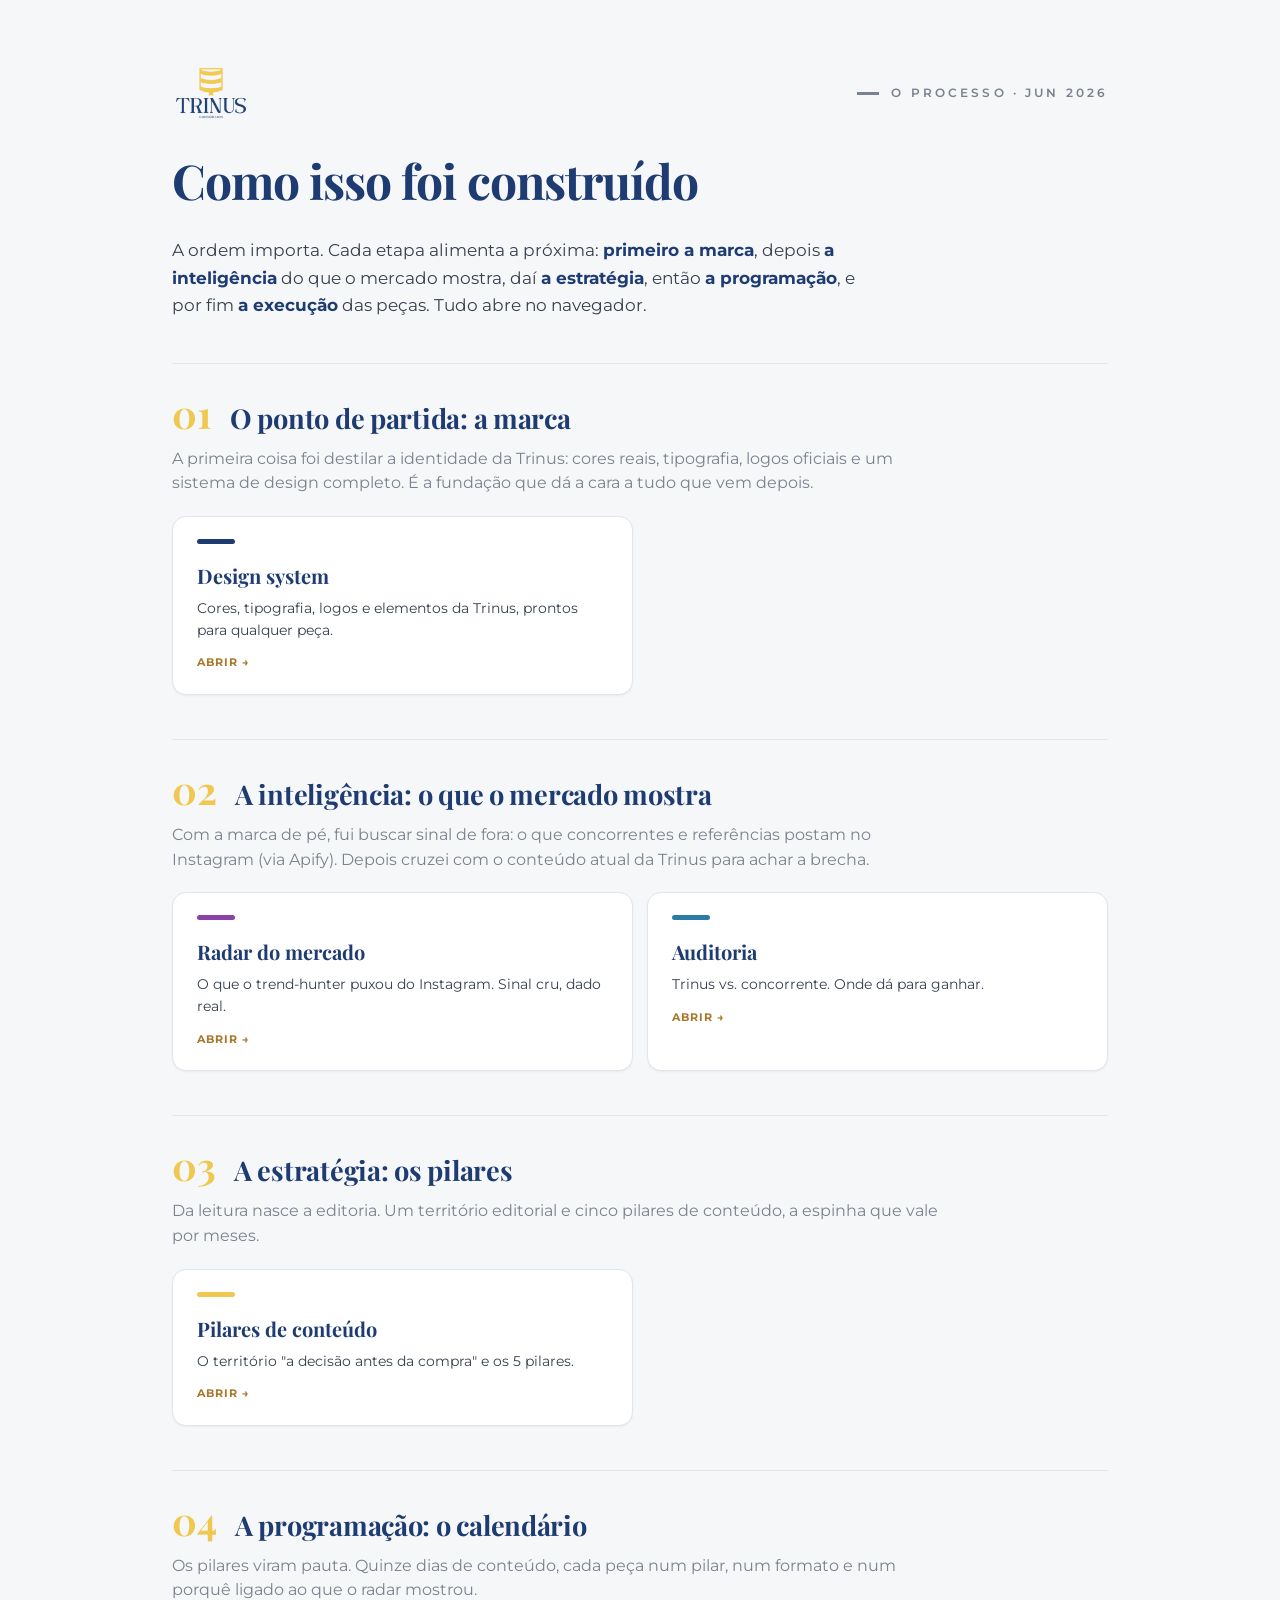
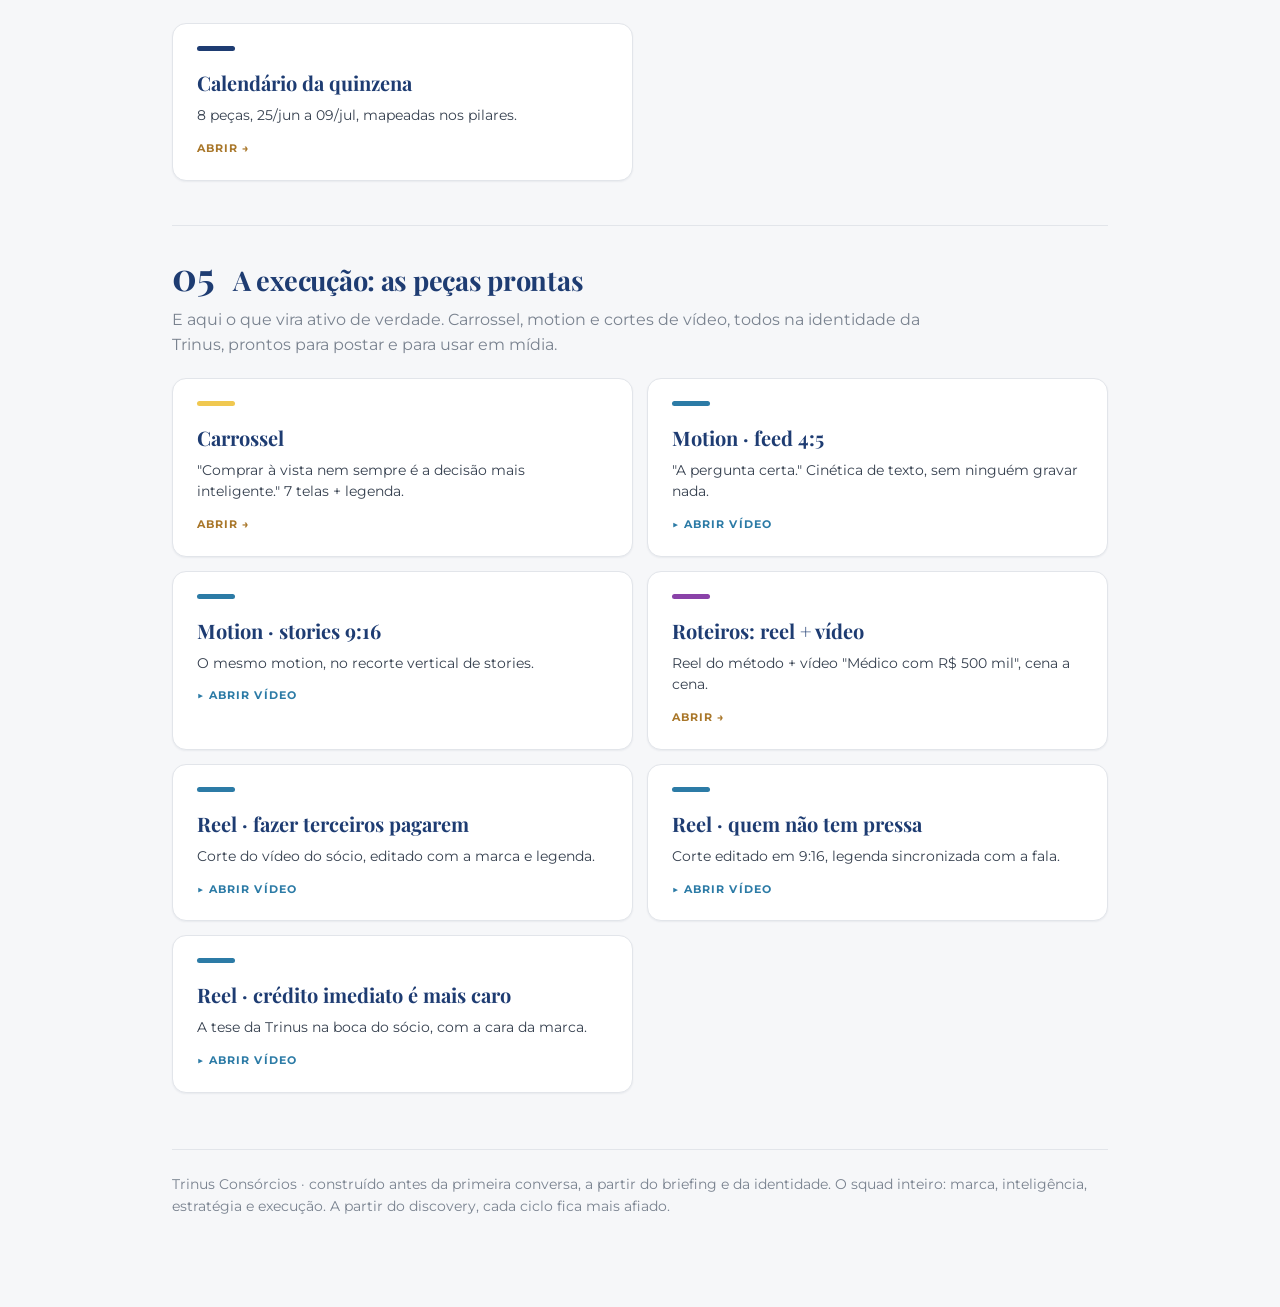
<file: marca/output/index.html>
<!doctype html>
<html lang="pt-BR">
<head>
<meta charset="utf-8">
<meta name="viewport" content="width=device-width, initial-scale=1">
<title>Trinus — O processo</title>
<link rel="stylesheet" href="../design-system/styles.css">
<style>
  body { background: var(--paper); }
  .wrap { max-width: 1000px; margin: 0 auto; padding: 64px 32px 90px; }
  .top { display:flex; align-items:center; justify-content:space-between; gap:24px; margin-bottom: 8px; }
  .top img { height: 58px; }
  h1 { font-family: var(--font-display); font-weight:700; font-size: clamp(2.2rem,4vw,3rem); color: var(--trinus-navy); letter-spacing:-.02em; margin: 20px 0 8px; }
  .intro { font-family: var(--font-body); color: var(--graphite); font-size: 1.08rem; line-height:1.6; max-width: 64ch; margin-bottom: 8px; }
  .intro b { color: var(--trinus-navy); }

  .act { border-top: 1px solid var(--line); padding-top: 30px; margin-top: 44px; }
  .act-head { display:flex; align-items:baseline; gap:18px; margin-bottom: 6px; }
  .act-num { font-family: var(--font-display); font-weight:700; font-size: 2.4rem; line-height:1; color: var(--trinus-gold); }
  .act-num.navy { color: var(--trinus-navy); }
  .act-t { font-family: var(--font-display); font-weight:700; font-size: 1.7rem; color: var(--trinus-navy); letter-spacing:-.01em; }
  .act-sub { font-family: var(--font-body); font-size: 1rem; color: var(--gray); margin: 0 0 20px; max-width: 70ch; line-height:1.55; }

  .grid { display:grid; grid-template-columns: 1fr 1fr; gap: 14px; }
  @media (max-width:760px){ .grid { grid-template-columns: 1fr; } }
  a.card { text-decoration:none; background: var(--white); border:1px solid var(--line); border-radius: var(--r-lg); padding: 22px 24px; display:flex; flex-direction:column; gap:6px; box-shadow: var(--shadow-sm); transition: transform .15s ease, box-shadow .2s ease; }
  a.card:hover { transform: translateY(-2px); box-shadow: var(--shadow-md); }
  a.card .bar { width:38px; height:5px; border-radius:999px; margin-bottom:10px; }
  a.card h3 { font-family: var(--font-display); font-weight:700; font-size: 1.25rem; color: var(--trinus-navy); margin:0; }
  a.card p { font-family: var(--font-body); font-size:.9rem; line-height:1.5; color: var(--graphite); margin:0; }
  a.card .tag { font-family: var(--font-body); font-weight:700; font-size:.66rem; letter-spacing:.1em; text-transform:uppercase; color:#A9772A; margin-top:8px; }
  a.card.vid .tag { color: var(--trinus-azure); }
  .foot { margin-top: 56px; padding-top: 24px; border-top: 1px solid var(--line); font-family: var(--font-body); font-size: .85rem; color: var(--gray); line-height:1.6; }
</style>
</head>
<body>
<div class="wrap">
  <div class="top">
    <img src="../design-system/assets/logos/trinus-lockup-color.png" alt="Trinus Consórcios">
    <span class="trn-eyebrow trn-eyebrow--muted">O processo · jun 2026</span>
  </div>
  <h1>Como isso foi construído</h1>
  <p class="intro">A ordem importa. Cada etapa alimenta a próxima: <b>primeiro a marca</b>, depois <b>a inteligência</b> do que o mercado mostra, daí <b>a estratégia</b>, então <b>a programação</b>, e por fim <b>a execução</b> das peças. Tudo abre no navegador.</p>

  <!-- 01 -->
  <div class="act">
    <div class="act-head"><span class="act-num">01</span><span class="act-t">O ponto de partida: a marca</span></div>
    <p class="act-sub">A primeira coisa foi destilar a identidade da Trinus: cores reais, tipografia, logos oficiais e um sistema de design completo. É a fundação que dá a cara a tudo que vem depois.</p>
    <div class="grid">
      <a class="card" href="../index.html"><div class="bar" style="background:var(--trinus-navy)"></div><h3>Design system</h3><p>Cores, tipografia, logos e elementos da Trinus, prontos para qualquer peça.</p><span class="tag">Abrir →</span></a>
    </div>
  </div>

  <!-- 02 -->
  <div class="act">
    <div class="act-head"><span class="act-num">02</span><span class="act-t">A inteligência: o que o mercado mostra</span></div>
    <p class="act-sub">Com a marca de pé, fui buscar sinal de fora: o que concorrentes e referências postam no Instagram (via Apify). Depois cruzei com o conteúdo atual da Trinus para achar a brecha.</p>
    <div class="grid">
      <a class="card" href="radar/radar-2026-06.md"><div class="bar" style="background:var(--trinus-purple)"></div><h3>Radar do mercado</h3><p>O que o trend-hunter puxou do Instagram. Sinal cru, dado real.</p><span class="tag">Abrir →</span></a>
      <a class="card" href="auditoria.html"><div class="bar" style="background:var(--trinus-azure)"></div><h3>Auditoria</h3><p>Trinus vs. concorrente. Onde dá para ganhar.</p><span class="tag">Abrir →</span></a>
    </div>
  </div>

  <!-- 03 -->
  <div class="act">
    <div class="act-head"><span class="act-num">03</span><span class="act-t">A estratégia: os pilares</span></div>
    <p class="act-sub">Da leitura nasce a editoria. Um território editorial e cinco pilares de conteúdo, a espinha que vale por meses.</p>
    <div class="grid">
      <a class="card" href="pilares.html"><div class="bar" style="background:var(--trinus-gold)"></div><h3>Pilares de conteúdo</h3><p>O território "a decisão antes da compra" e os 5 pilares.</p><span class="tag">Abrir →</span></a>
    </div>
  </div>

  <!-- 04 -->
  <div class="act">
    <div class="act-head"><span class="act-num">04</span><span class="act-t">A programação: o calendário</span></div>
    <p class="act-sub">Os pilares viram pauta. Quinze dias de conteúdo, cada peça num pilar, num formato e num porquê ligado ao que o radar mostrou.</p>
    <div class="grid">
      <a class="card" href="calendario.html"><div class="bar" style="background:var(--trinus-navy)"></div><h3>Calendário da quinzena</h3><p>8 peças, 25/jun a 09/jul, mapeadas nos pilares.</p><span class="tag">Abrir →</span></a>
    </div>
  </div>

  <!-- 05 -->
  <div class="act">
    <div class="act-head"><span class="act-num navy">05</span><span class="act-t">A execução: as peças prontas</span></div>
    <p class="act-sub">E aqui o que vira ativo de verdade. Carrossel, motion e cortes de vídeo, todos na identidade da Trinus, prontos para postar e para usar em mídia.</p>
    <div class="grid">
      <a class="card" href="peca-carrossel.html"><div class="bar" style="background:var(--trinus-gold)"></div><h3>Carrossel</h3><p>"Comprar à vista nem sempre é a decisão mais inteligente." 7 telas + legenda.</p><span class="tag">Abrir →</span></a>
      <a class="card vid" href="motion/trinus-pergunta-feed-4x5.mp4"><div class="bar" style="background:var(--trinus-azure)"></div><h3>Motion · feed 4:5</h3><p>"A pergunta certa." Cinética de texto, sem ninguém gravar nada.</p><span class="tag">▶ Abrir vídeo</span></a>
      <a class="card vid" href="motion/trinus-pergunta-stories-9x16.mp4"><div class="bar" style="background:var(--trinus-azure)"></div><h3>Motion · stories 9:16</h3><p>O mesmo motion, no recorte vertical de stories.</p><span class="tag">▶ Abrir vídeo</span></a>
      <a class="card" href="roteiros.html"><div class="bar" style="background:var(--trinus-purple)"></div><h3>Roteiros: reel + vídeo</h3><p>Reel do método + vídeo "Médico com R$ 500 mil", cena a cena.</p><span class="tag">Abrir →</span></a>
      <a class="card vid" href="cortes/reel-corte1-alavancagem.mp4"><div class="bar" style="background:var(--trinus-azure)"></div><h3>Reel · fazer terceiros pagarem</h3><p>Corte do vídeo do sócio, editado com a marca e legenda.</p><span class="tag">▶ Abrir vídeo</span></a>
      <a class="card vid" href="cortes/reel-corte2-quem-nao-tem-pressa.mp4"><div class="bar" style="background:var(--trinus-azure)"></div><h3>Reel · quem não tem pressa</h3><p>Corte editado em 9:16, legenda sincronizada com a fala.</p><span class="tag">▶ Abrir vídeo</span></a>
      <a class="card vid" href="cortes/reel-corte3-credito-imediato.mp4"><div class="bar" style="background:var(--trinus-azure)"></div><h3>Reel · crédito imediato é mais caro</h3><p>A tese da Trinus na boca do sócio, com a cara da marca.</p><span class="tag">▶ Abrir vídeo</span></a>
    </div>
  </div>

  <div class="foot">Trinus Consórcios · construído antes da primeira conversa, a partir do briefing e da identidade. O squad inteiro: marca, inteligência, estratégia e execução. A partir do discovery, cada ciclo fica mais afiado.</div>
</div>
</body>
</html>
</file>
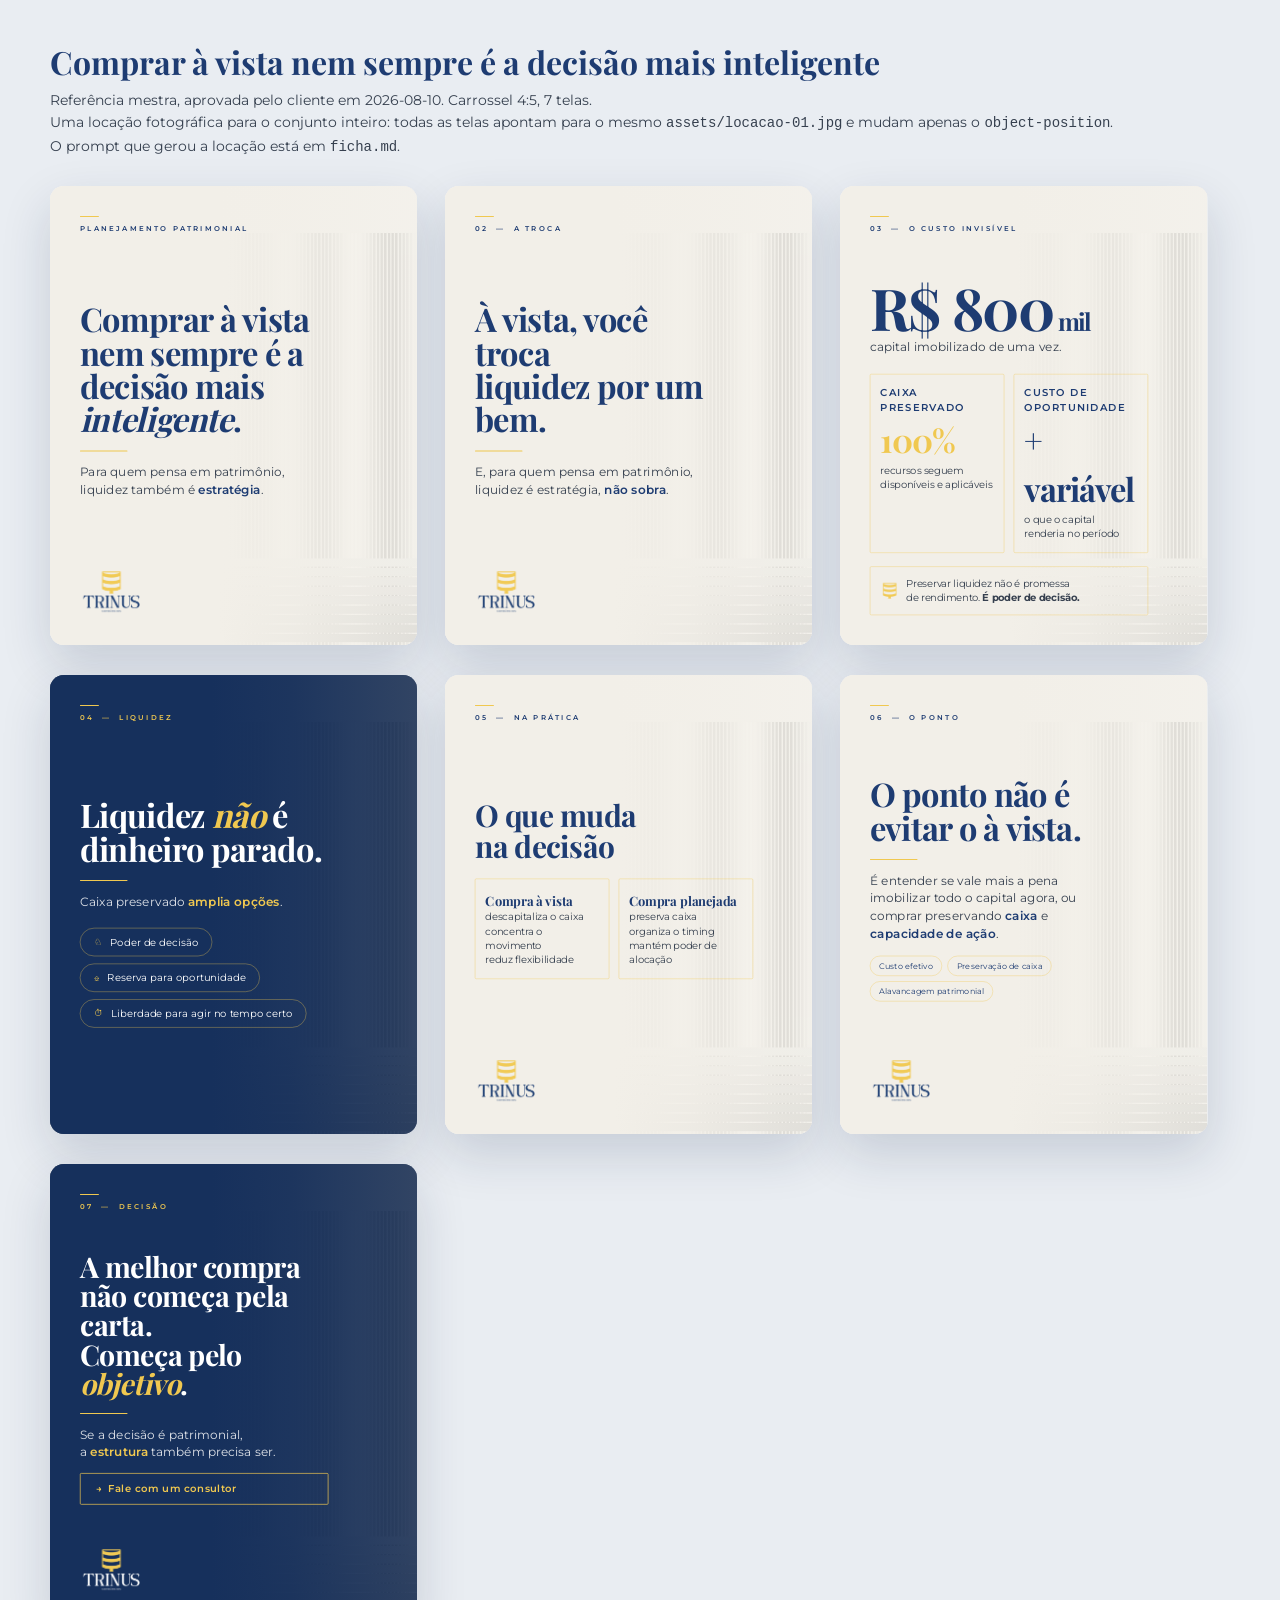
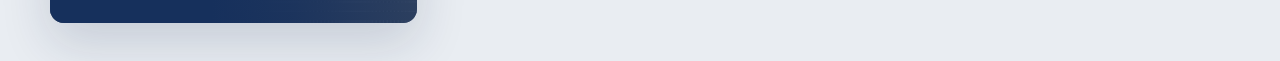
<file: marca/referencias/2026-08-10-comprar-a-vista/index.html>
<!doctype html>
<html lang="pt-BR">
<head>
<meta charset="utf-8">
<title>Trinus | Comprar à vista nem sempre é a decisão mais inteligente</title>
<!-- Estrutura e valores vêm da base. Esta peça NÃO declara cor, fonte
     nem medida de grade. Ver marca/design-system/base-carrossel/base.css -->
<link rel="stylesheet" href="../../design-system/base-carrossel/base.css">
<style>
  /* Ajuste local permitido: apenas o caminho dos assets desta peça.
     A base espera as fontes em assets/ ao lado do HTML. */
  body { margin: 0; background: #e9edf2; padding: 40px; font-family: Montserrat, Arial, sans-serif; }
  .cabecalho { max-width: 1180px; margin: 0 auto 28px; color: #36404F; }
  .cabecalho h1 { font-family: "Playfair Display", Georgia, serif; color: #1E3C72; margin: 0 0 6px; }
  .cabecalho p { margin: 0; font-size: 14px; line-height: 1.6; }
  .deck { max-width: 1180px; margin: 0 auto; }
</style>
</head>
<body>

<div class="cabecalho nao-imprime">
  <h1>Comprar à vista nem sempre é a decisão mais inteligente</h1>
  <p>Referência mestra, aprovada pelo cliente em 2026-08-10. Carrossel 4:5, 7 telas.<br>
     Uma locação fotográfica para o conjunto inteiro: todas as telas apontam para o mesmo
     <code>assets/locacao-01.jpg</code> e mudam apenas o <code>object-position</code>.<br>
     O prompt que gerou a locação está em <code>ficha.md</code>.</p>
</div>

<section class="deck">

  <!-- 01 | CAPA -->
  <div class="moldura"><article class="slide slide-claro">
    <img class="photo" src="assets/locacao-01.jpg" style="object-position: 78% 50%" alt="">
    <div class="scrim"></div>
    <div class="col" style="width:92%">
      <hr class="filete">
      <div class="eyebrow">Planejamento patrimonial</div>
      <h2 class="display">Comprar à vista<br>nem sempre é a<br>decisão mais <em>inteligente</em>.</h2>
      <hr class="regua">
      <p class="sub">Para quem pensa em patrimônio,<br>liquidez também é <strong>estratégia</strong>.</p>
      <img class="lockup" src="../../design-system/assets/logos/trinus-lockup-color.png" alt="Trinus Consórcios">
    </div>
  </article></div>

  <!-- 02 | A TROCA -->
  <div class="moldura"><article class="slide slide-claro">
    <img class="photo" src="assets/locacao-01.jpg" style="object-position: 96% 46%" alt="">
    <div class="scrim"></div>
    <div class="col">
      <hr class="filete">
      <div class="eyebrow">02 &nbsp;&mdash;&nbsp; A troca</div>
      <h2 class="display">À vista, você troca<br>liquidez por um bem.</h2>
      <hr class="regua">
      <p class="sub">E, para quem pensa em patrimônio,<br>liquidez é estratégia, <strong>não sobra</strong>.</p>
      <img class="lockup" src="../../design-system/assets/logos/trinus-lockup-color.png" alt="Trinus Consórcios">
    </div>
  </article></div>

  <!-- 03 | O CUSTO INVISÍVEL -->
  <div class="moldura"><article class="slide slide-claro">
    <img class="photo" src="assets/locacao-01.jpg" style="object-position: 70% 55%" alt="">
    <div class="scrim"></div>
    <div class="col" style="width:92%">
      <hr class="filete">
      <div class="eyebrow">03 &nbsp;&mdash;&nbsp; O custo invisível</div>
      <p class="ancora" style="white-space:nowrap">R$ 800<span style="font-size:.42em"> mil</span></p>
      <p class="sub" style="max-width:none;margin-top:8px">capital imobilizado de uma vez.</p>
      <div class="cards" style="margin-top:56px">
        <div class="card">
          <p class="card-label">Caixa preservado</p>
          <p class="ancora" style="font-size:96px;color:var(--trinus-gold)">100%</p>
          <p>recursos seguem<br>disponíveis e aplicáveis</p>
        </div>
        <div class="card">
          <p class="card-label">Custo de oportunidade</p>
          <p class="ancora" style="font-size:96px">+ variável</p>
          <p>o que o capital<br>renderia no período</p>
        </div>
      </div>
      <div class="nota" style="margin-top:40px">
        <img src="../../design-system/assets/logos/trinus-icone-dourado.png" alt="">
        <p style="margin:0">Preservar liquidez não é promessa<br>de rendimento. <strong>É poder de decisão.</strong></p>
      </div>
    </div>
  </article></div>

  <!-- 04 | LIQUIDEZ (virada) -->
  <div class="moldura"><article class="slide slide-navy">
    <img class="photo" src="assets/locacao-01.jpg" style="object-position: 100% 60%" alt="">
    <div class="scrim"></div>
    <div class="col">
      <hr class="filete">
      <div class="eyebrow">04 &nbsp;&mdash;&nbsp; Liquidez</div>
      <h2 class="display">Liquidez <em>não</em> é<br>dinheiro parado.</h2>
      <hr class="regua">
      <p class="sub">Caixa preservado <strong>amplia opções</strong>.</p>
      <div class="pills" style="margin-top:52px">
        <div class="pill"><span>&#9816;</span> Poder de decisão</div>
        <div class="pill"><span>&#9106;</span> Reserva para oportunidade</div>
        <div class="pill"><span>&#9201;</span> Liberdade para agir no tempo certo</div>
      </div>
      <div class="rodape-livre"></div>
    </div>
  </article></div>

  <!-- 05 | NA PRÁTICA -->
  <div class="moldura"><article class="slide slide-claro">
    <img class="photo" src="assets/locacao-01.jpg" style="object-position: 74% 52%" alt="">
    <div class="scrim"></div>
    <div class="col" style="width:92%">
      <hr class="filete">
      <div class="eyebrow">05 &nbsp;&mdash;&nbsp; Na prática</div>
      <h2 class="display" style="font-size:88px">O que muda<br>na decisão</h2>
      <div class="cards" style="margin-top:52px">
        <div class="card">
          <p class="card-label" style="font-family:'Playfair Display',Georgia,serif;font-size:38px;letter-spacing:-.01em;text-transform:none">Compra à vista</p>
          <p>descapitaliza o caixa<br>concentra o movimento<br>reduz flexibilidade</p>
        </div>
        <div class="card">
          <p class="card-label" style="font-family:'Playfair Display',Georgia,serif;font-size:38px;letter-spacing:-.01em;text-transform:none">Compra planejada</p>
          <p>preserva caixa<br>organiza o timing<br>mantém poder de alocação</p>
        </div>
      </div>
      <img class="lockup" src="../../design-system/assets/logos/trinus-lockup-color.png" alt="Trinus Consórcios">
    </div>
  </article></div>

  <!-- 06 | O PONTO -->
  <div class="moldura"><article class="slide slide-claro">
    <img class="photo" src="assets/locacao-01.jpg" style="object-position: 86% 48%" alt="">
    <div class="scrim"></div>
    <div class="col" style="width:88%">
      <hr class="filete">
      <div class="eyebrow">06 &nbsp;&mdash;&nbsp; O ponto</div>
      <h2 class="display">O ponto não é<br>evitar o à vista.</h2>
      <hr class="regua">
      <p class="sub" style="max-width:26ch">É entender se vale mais a pena imobilizar
        todo o capital agora, ou comprar preservando
        <strong>caixa</strong> e <strong>capacidade de ação</strong>.</p>
      <div class="chips" style="margin-top:40px">
        <span class="chip">Custo efetivo</span>
        <span class="chip">Preservação de caixa</span>
        <span class="chip">Alavancagem patrimonial</span>
      </div>
      <img class="lockup" src="../../design-system/assets/logos/trinus-lockup-color.png" alt="Trinus Consórcios">
    </div>
  </article></div>

  <!-- 07 | DECISÃO (virada e fecho) -->
  <div class="moldura"><article class="slide slide-navy">
    <img class="photo" src="assets/locacao-01.jpg" style="object-position: 92% 66%" alt="">
    <div class="scrim"></div>
    <div class="col">
      <hr class="filete">
      <div class="eyebrow">07 &nbsp;&mdash;&nbsp; Decisão</div>
      <h2 class="display" style="font-size:84px">A melhor compra<br>não começa pela carta.<br>Começa pelo <em>objetivo</em>.</h2>
      <hr class="regua">
      <p class="sub">Se a decisão é patrimonial,<br>a <strong>estrutura</strong> também precisa ser.</p>
      <a class="cta" style="margin-top:36px">&rarr; &nbsp;Fale com um consultor</a>
      <img class="lockup" src="../../design-system/assets/logos/trinus-lockup-reverse.png" alt="Trinus Consórcios">
    </div>
  </article></div>

</section>
</body>
</html>
</file>
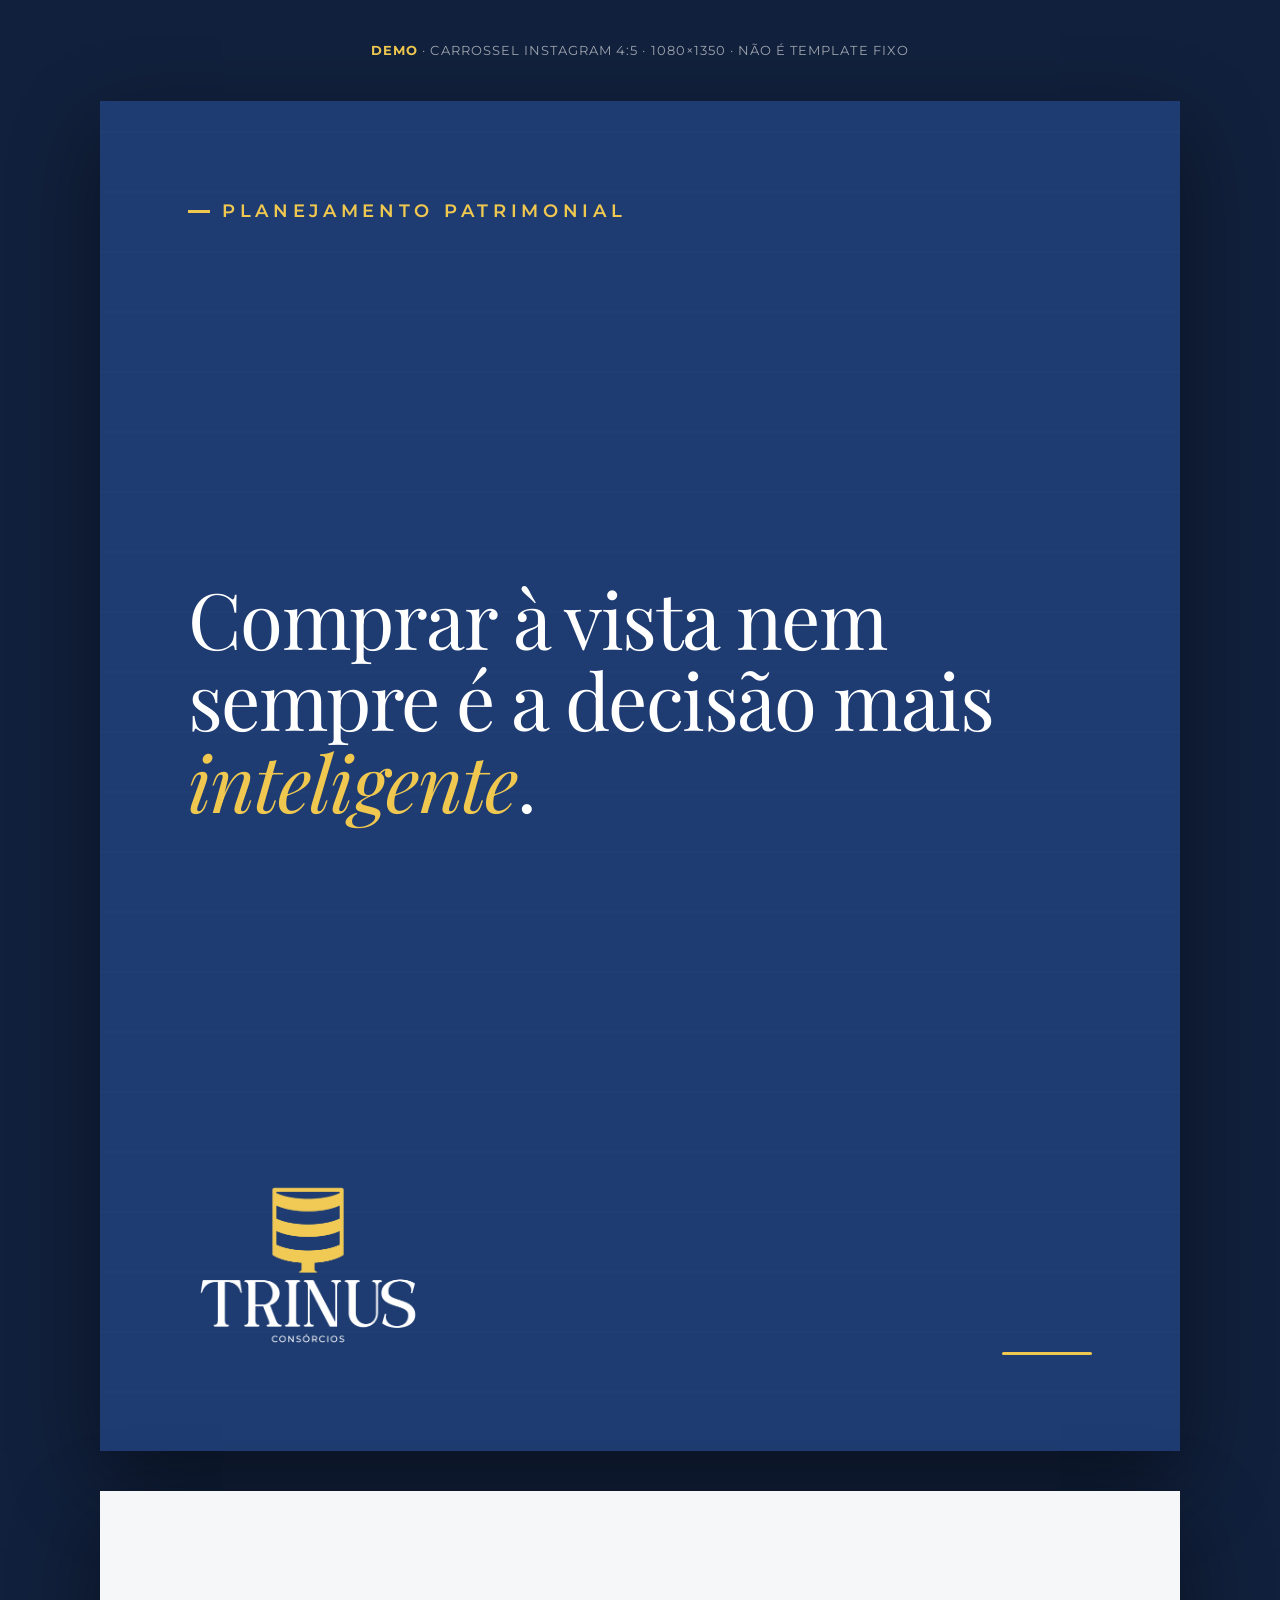
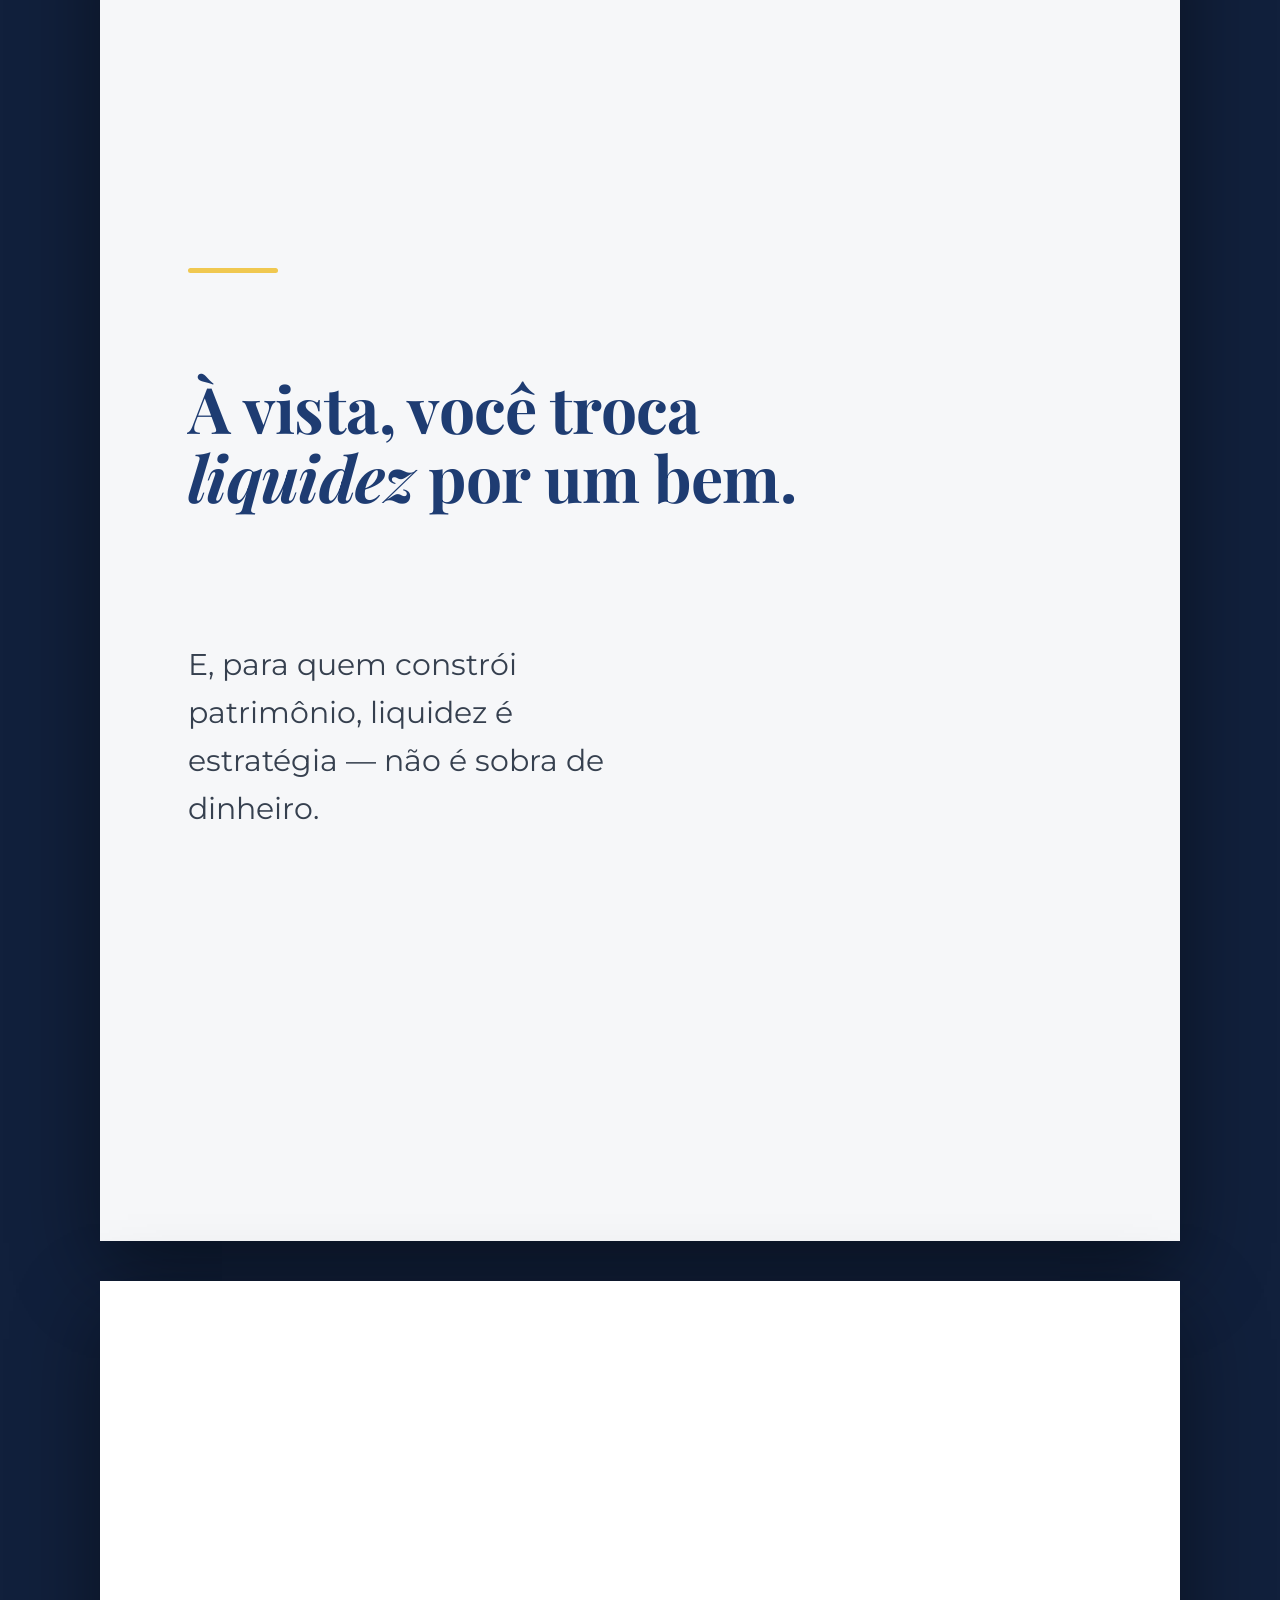
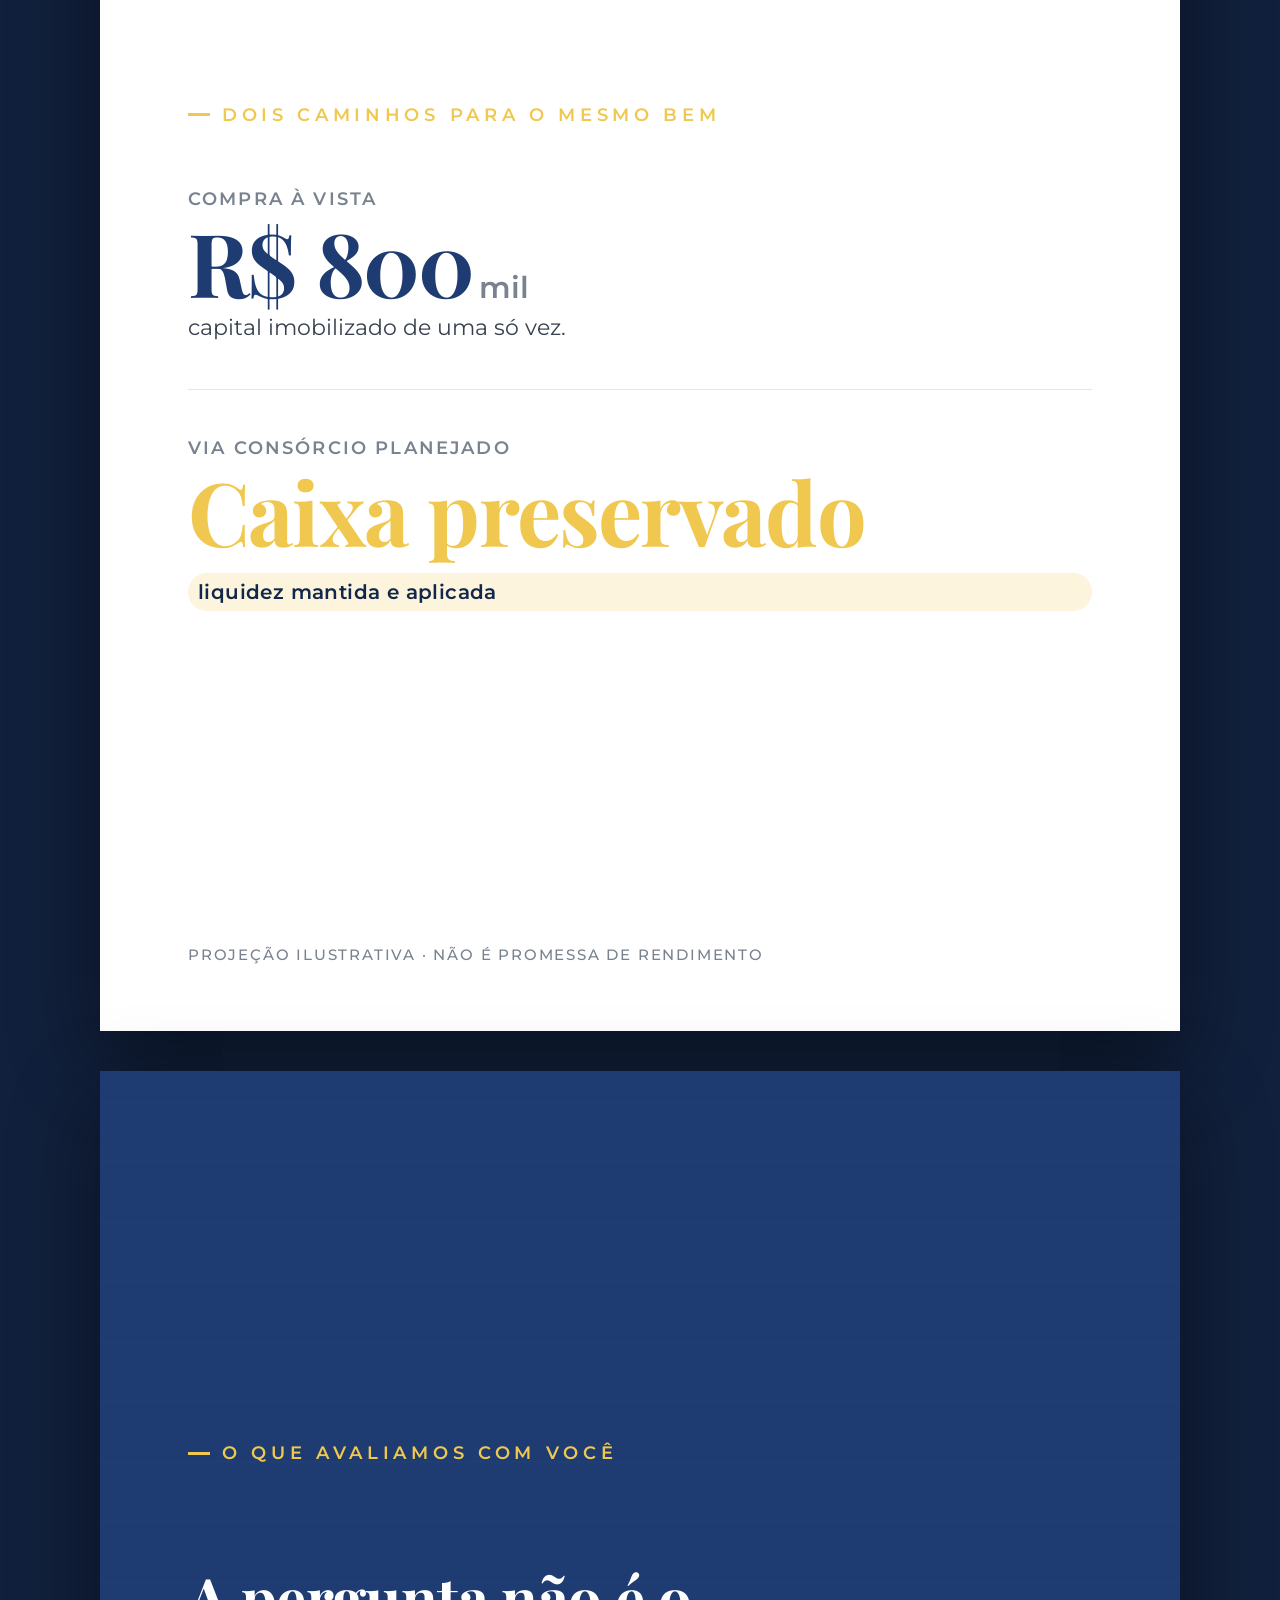
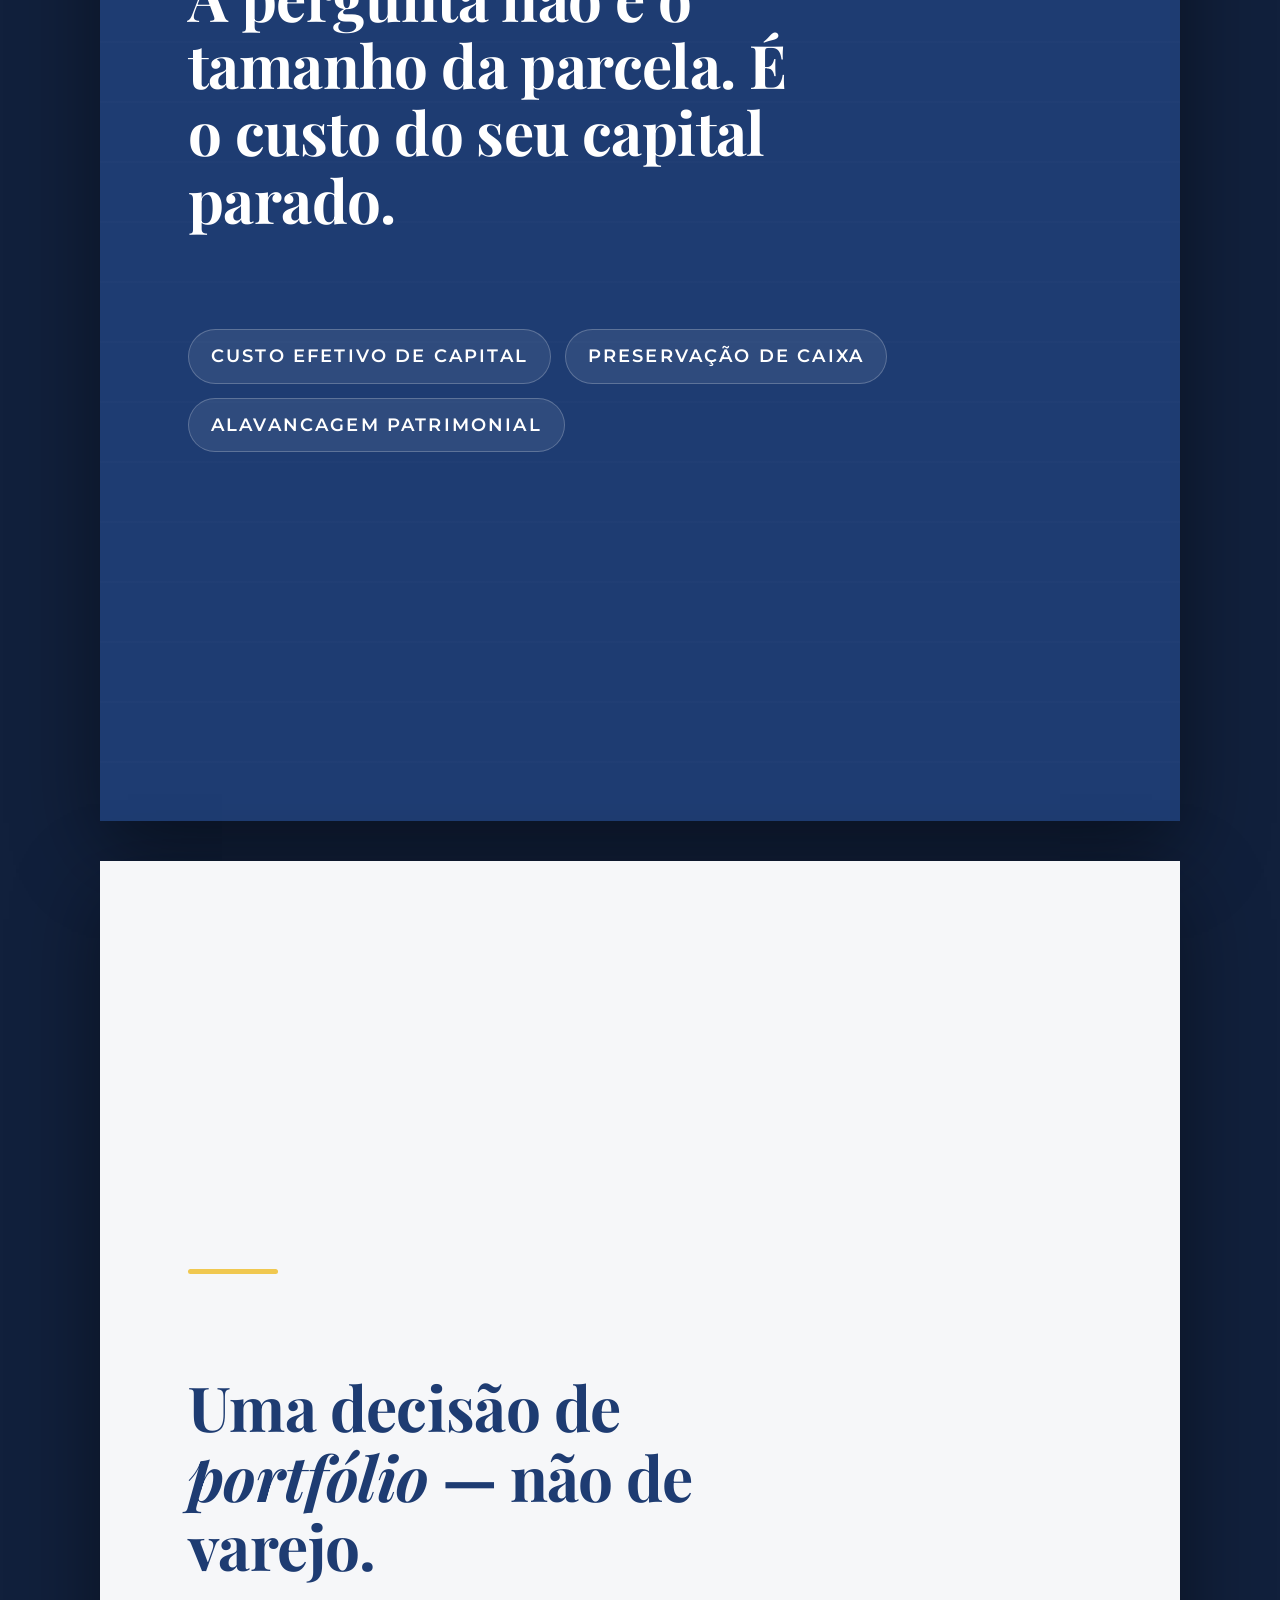
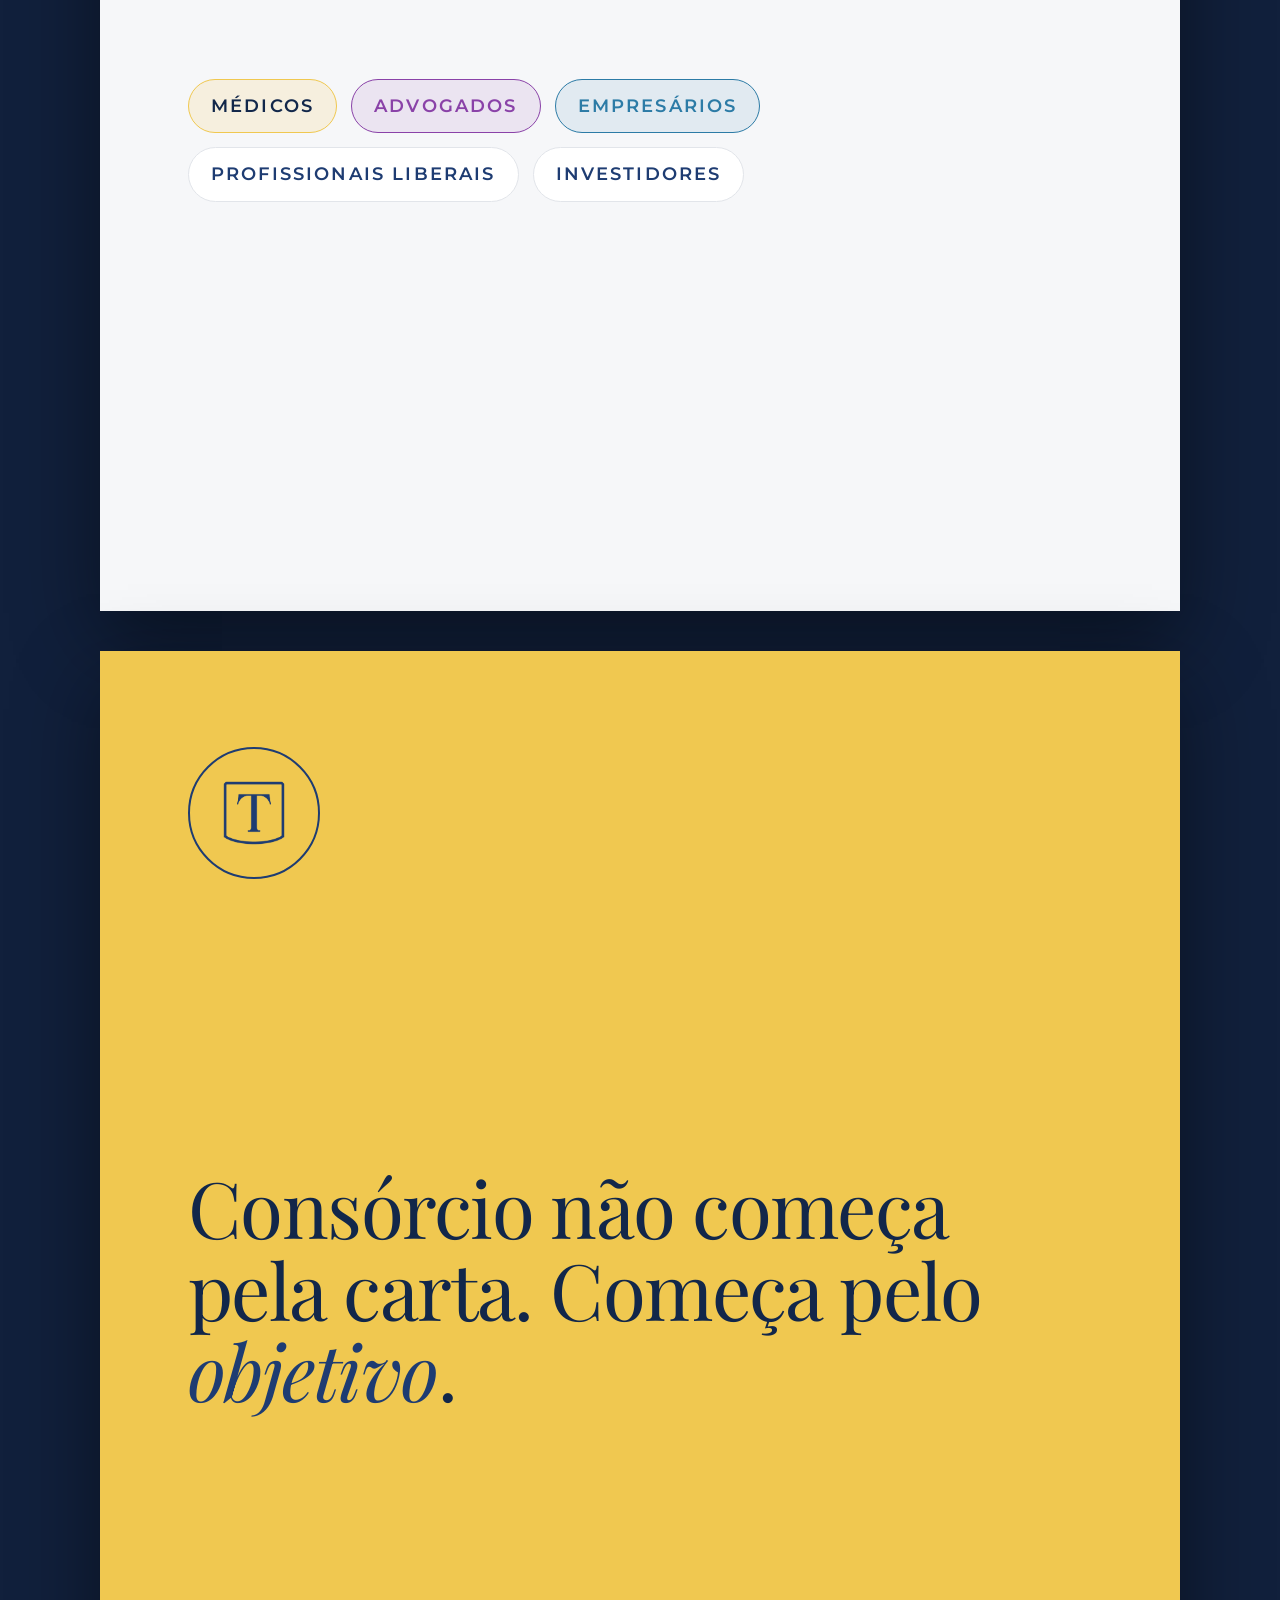
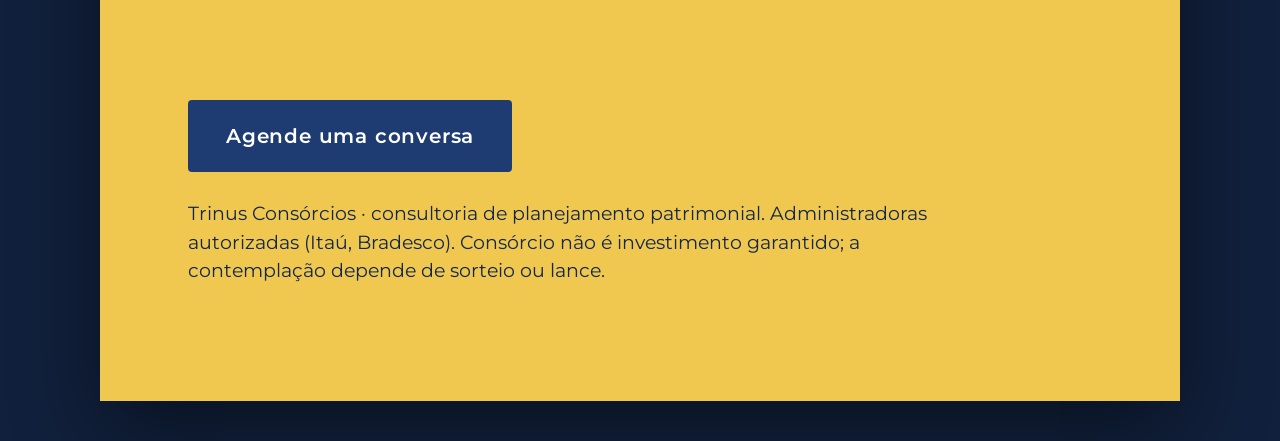
<file: marca/demo-carrossel.html>
<!doctype html>
<html lang="pt-BR">
<head>
<meta charset="utf-8">
<meta name="viewport" content="width=device-width, initial-scale=1">
<title>Trinus · Carrossel demo 4:5</title>
<link rel="stylesheet" href="design-system/styles.css">
<style>
  body { background: #11203c; padding: 40px 0; }
  .wrap { display: flex; flex-direction: column; align-items: center; gap: 40px; }
  .note { color: rgba(255,255,255,.6); font-family: var(--font-body); font-size: 13px;
    letter-spacing: .08em; text-transform: uppercase; }
  .demo-tag { color: var(--trinus-gold); font-weight: 700; }

  /* Cada peça = 1080×1350 (4:5) em tamanho real para export PNG */
  .peca {
    width: 1080px; height: 1350px; position: relative; overflow: hidden;
    box-shadow: 0 30px 80px rgba(0,0,0,.45);
    display: flex; flex-direction: column;
    padding: 96px 88px;
    font-family: var(--font-body);
  }
  .peca .big { font-size: 78px; line-height: 1.05; letter-spacing: -0.02em; }
  .grow { flex: 1; }
  .center { justify-content: center; gap: 36px; }
  .between { justify-content: space-between; }
  .seal-lg { width: 132px; height: 132px; }
  .seal-lg img { width: 54%; }
  .fineprint { font-size: 19px; line-height: 1.5; }
  .pillars { display: flex; gap: 14px; flex-wrap: wrap; }
  .pillars .trn-chip { font-size: 18px; padding: 12px 22px; }
  .softpattern::after {
    content:""; position:absolute; inset:0; pointer-events:none; opacity:.5;
    background: repeating-linear-gradient(0deg, transparent 0 58px, rgba(255,255,255,.025) 58px 60px);
  }
</style>
</head>
<body>
<div class="wrap">

  <div class="note"><span class="demo-tag">DEMO</span> · carrossel Instagram 4:5 · 1080×1350 · não é template fixo</div>

  <!-- 01 CAPA -->
  <section class="peca trn-block--navy between softpattern" data-screen-label="01 Capa">
    <div class="trn-eyebrow" style="font-size:18px">Planejamento patrimonial</div>
    <div class="grow" style="display:flex;align-items:center">
      <p class="trn-tagline trn-tagline--on-navy big" style="max-width:18ch;font-weight:400">Comprar à vista nem sempre é a decisão mais <em>inteligente</em>.</p>
    </div>
    <div style="display:flex;align-items:flex-end;justify-content:space-between">
      <img src="design-system/assets/logos/trinus-lockup-reverse.png" style="width:240px" alt="Trinus Consórcios">
      <div class="trn-rule-short" style="width:90px"></div>
    </div>
  </section>

  <!-- 02 O PONTO -->
  <section class="peca center" style="background:var(--paper)" data-screen-label="02 O ponto">
    <div class="trn-rule-short" style="width:90px;height:5px"></div>
    <p class="trn-h1" style="font-size:64px;line-height:1.08;max-width:16ch">À vista, você troca <em style="font-style:italic">liquidez</em> por um bem.</p>
    <p class="trn-lead" style="font-size:30px;max-width:24ch">E, para quem constrói patrimônio, liquidez é estratégia — não é sobra de dinheiro.</p>
  </section>

  <!-- 03 NÚMERO-ÂNCORA -->
  <section class="peca center" style="background:var(--white);gap:0" data-screen-label="03 Comparativo">
    <div class="trn-eyebrow" style="font-size:18px;margin-bottom:56px">Dois caminhos para o mesmo bem</div>
    <div class="trn-anchor" style="margin-bottom:44px">
      <span class="trn-anchor__label" style="font-size:18px">Compra à vista</span>
      <span class="trn-anchor__value" style="font-size:88px">R$ 800<small style="font-size:30px">mil</small></span>
      <span class="trn-anchor__note" style="font-size:22px">capital imobilizado de uma só vez.</span>
    </div>
    <hr class="trn-rule" style="margin:0 0 44px">
    <div class="trn-anchor">
      <span class="trn-anchor__label" style="font-size:18px">Via consórcio planejado</span>
      <span class="trn-anchor__value trn-anchor__value--gold" style="font-size:88px">Caixa preservado</span>
      <span class="trn-anchor__delta trn-anchor__delta--hold" style="font-size:20px;margin-top:14px">liquidez mantida e aplicada</span>
    </div>
    <span class="trn-small" style="position:absolute;left:88px;bottom:64px;color:var(--gray);font-size:15px;text-transform:uppercase;letter-spacing:.12em">Projeção ilustrativa · não é promessa de rendimento</span>
  </section>

  <!-- 04 CUSTO EFETIVO -->
  <section class="peca trn-block--navy center softpattern" data-screen-label="04 Custo efetivo">
    <div class="trn-eyebrow" style="font-size:18px">O que avaliamos com você</div>
    <p class="trn-h1" style="color:#fff;font-size:60px;max-width:16ch">A pergunta não é o tamanho da parcela. É o custo do seu capital parado.</p>
    <div class="pillars">
      <span class="trn-chip trn-chip--on-navy">Custo efetivo de capital</span>
      <span class="trn-chip trn-chip--on-navy">Preservação de caixa</span>
      <span class="trn-chip trn-chip--on-navy">Alavancagem patrimonial</span>
    </div>
  </section>

  <!-- 05 PARA QUEM -->
  <section class="peca center" style="background:var(--paper)" data-screen-label="05 Para quem">
    <div class="trn-rule-short" style="width:90px;height:5px"></div>
    <p class="trn-h1" style="font-size:62px;max-width:15ch">Uma decisão de <em style="font-style:italic">portfólio</em> — não de varejo.</p>
    <div class="pillars">
      <span class="trn-chip trn-chip--gold">Médicos</span>
      <span class="trn-chip trn-chip--purple">Advogados</span>
      <span class="trn-chip trn-chip--azure">Empresários</span>
      <span class="trn-chip">Profissionais liberais</span>
      <span class="trn-chip">Investidores</span>
    </div>
  </section>

  <!-- 06 FECHO -->
  <section class="peca trn-block--gold between" data-screen-label="06 Fecho">
    <span class="trn-seal trn-seal--gold seal-lg" style="border-color:var(--trinus-navy)"><img src="design-system/assets/logos/trinus-monograma-t-navy.png" alt=""></span>
    <p class="trn-tagline big" style="color:var(--trinus-navy-ink);font-weight:400;max-width:17ch">Consórcio não começa pela carta. Começa pelo <em>objetivo</em>.</p>
    <div>
      <a class="trn-btn trn-btn--solid" href="#" style="font-size:20px;padding:18px 36px">Agende uma conversa</a>
      <p class="fineprint" style="margin-top:28px;color:var(--trinus-navy-ink);max-width:60ch">Trinus Consórcios · consultoria de planejamento patrimonial. Administradoras autorizadas (Itaú, Bradesco). Consórcio não é investimento garantido; a contemplação depende de sorteio ou lance.</p>
    </div>
  </section>

</div>
</body>
</html>
</file>
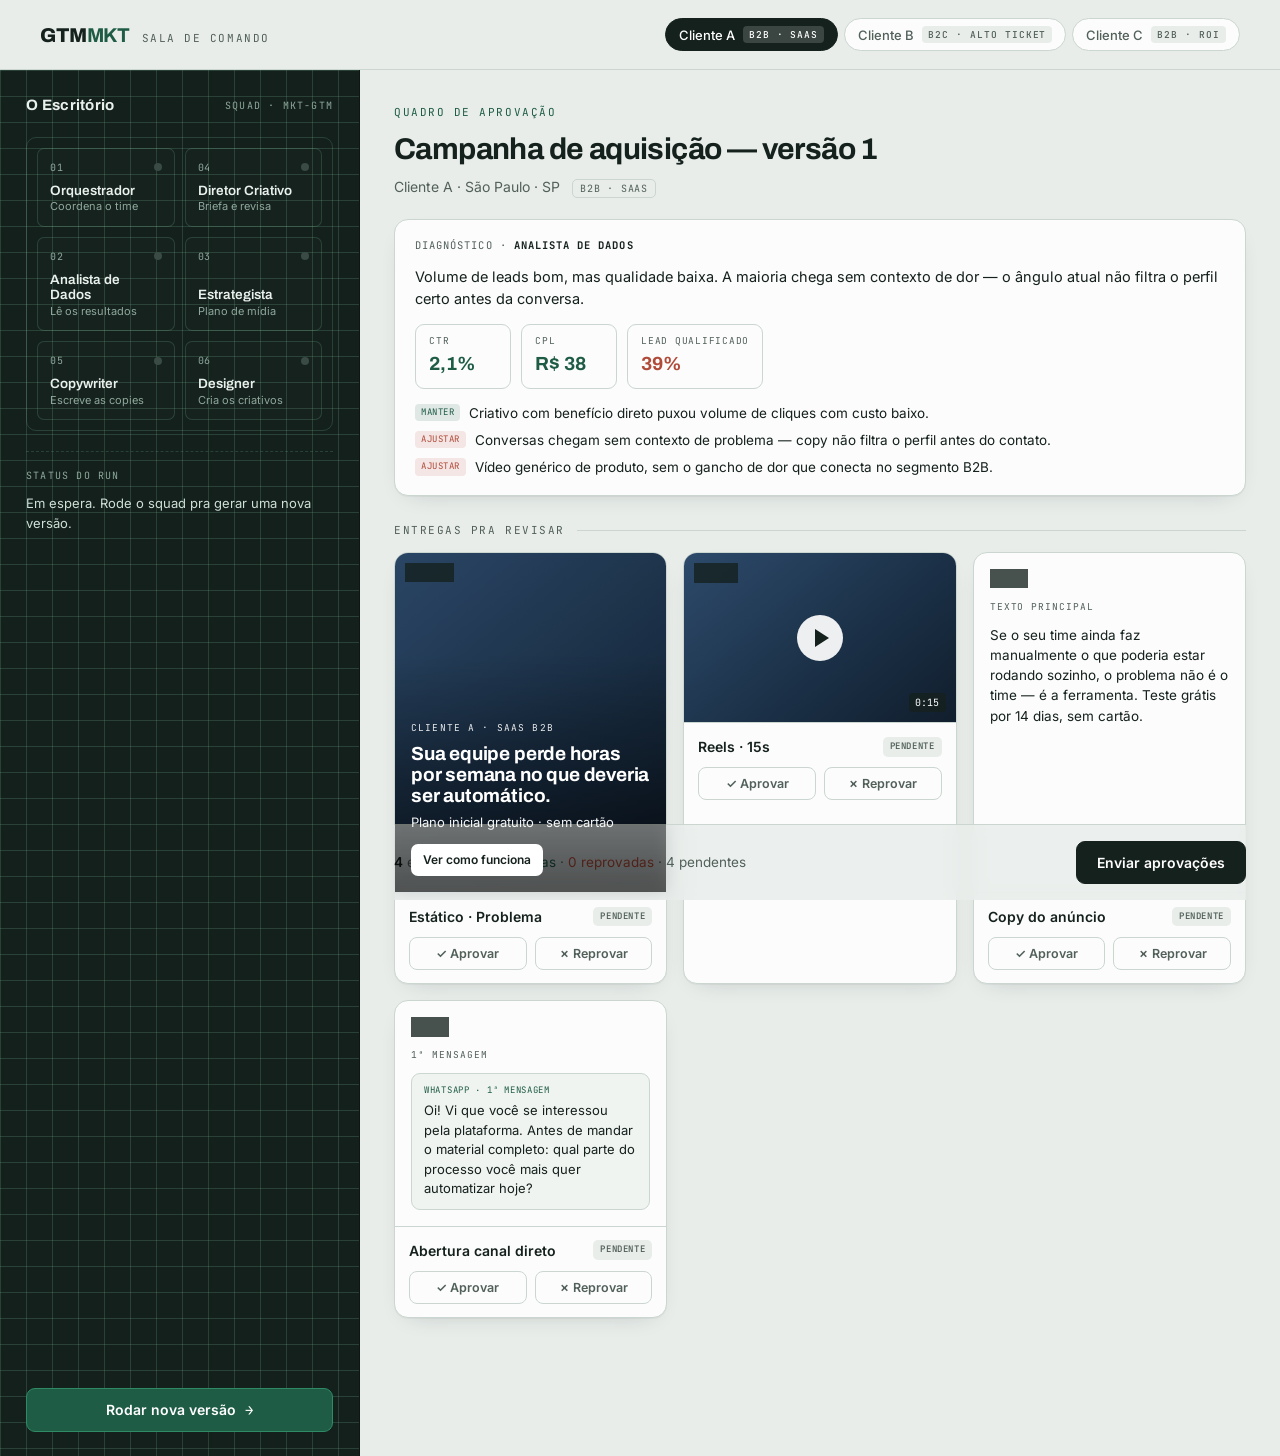
<file: sala-de-comando/sala-de-comando.html>
<!DOCTYPE html>
<html lang="pt-BR">
<head>
<meta charset="UTF-8">
<meta name="viewport" content="width=device-width, initial-scale=1.0">
<title>GTM MKT · Sala de Comando</title>
<link rel="preconnect" href="https://fonts.googleapis.com">
<link rel="preconnect" href="https://fonts.gstatic.com" crossorigin>
<link href="https://fonts.googleapis.com/css2?family=Archivo:wght@500;600;700;800&family=Inter:wght@400;500;600&family=JetBrains+Mono:wght@400;500&display=swap" rel="stylesheet">
<style>
  :root{
    --paper:#E8EDEA;
    --card:#FBFCFB;
    --ink:#15211D;
    --ink-soft:#52605A;
    --line:#CBD6D0;
    --green:#1F5C46;
    --green-bright:#2E8B66;
    --amber:#C2871B;
    --brick:#B04A39;
    --office:#13201C;
    --office-line:rgba(120,180,150,.22);
    --office-soft:#8FA89C;
    --shadow:0 1px 0 rgba(21,33,29,.04), 0 8px 24px -16px rgba(21,33,29,.30);
    --r:14px;
    --disp:'Archivo',system-ui,sans-serif;
    --body:'Inter',system-ui,sans-serif;
    --mono:'JetBrains Mono',ui-monospace,monospace;
  }
  *{box-sizing:border-box}
  html,body{margin:0}
  body{
    font-family:var(--body);
    background:var(--paper);
    color:var(--ink);
    -webkit-font-smoothing:antialiased;
    line-height:1.5;
  }
  .mono{font-family:var(--mono);letter-spacing:.02em}
  button{font-family:inherit;cursor:pointer}
  :focus-visible{outline:2px solid var(--green-bright);outline-offset:2px;border-radius:4px}

  /* ---------- header ---------- */
  header{
    display:flex;align-items:center;justify-content:space-between;gap:16px;
    padding:18px clamp(16px,4vw,40px);
    border-bottom:1px solid var(--line);
    flex-wrap:wrap;
  }
  .brand{display:flex;align-items:baseline;gap:12px}
  .brand .logo{
    font-family:var(--disp);font-weight:800;font-size:20px;letter-spacing:-.02em;
    text-transform:uppercase;
  }
  .brand .logo b{color:var(--green)}
  .brand .sub{
    font-family:var(--mono);font-size:11px;text-transform:uppercase;letter-spacing:.14em;
    color:var(--ink-soft);
  }
  .clients{display:flex;gap:6px;flex-wrap:wrap}
  .client-tab{
    border:1px solid var(--line);background:var(--card);
    padding:7px 13px;border-radius:999px;font-size:13px;font-weight:500;color:var(--ink-soft);
    display:flex;align-items:center;gap:8px;transition:.15s;
  }
  .client-tab .seg{
    font-family:var(--mono);font-size:9.5px;text-transform:uppercase;letter-spacing:.1em;
    padding:2px 6px;border-radius:4px;background:var(--paper);color:var(--ink-soft);
  }
  .client-tab[aria-pressed="true"]{
    border-color:var(--ink);background:var(--ink);color:#fff;
  }
  .client-tab[aria-pressed="true"] .seg{background:rgba(255,255,255,.16);color:#fff}

  /* ---------- layout ---------- */
  .layout{display:grid;grid-template-columns:minmax(300px,360px) 1fr;min-height:calc(100vh - 73px)}
  @media (max-width:880px){.layout{grid-template-columns:1fr}}

  /* ---------- office (floor plan) ---------- */
  .office{
    background:var(--office);color:#EAF1ED;
    padding:24px clamp(16px,2.5vw,26px);
    border-right:1px solid #0c1714;
    display:flex;flex-direction:column;gap:20px;
    background-image:linear-gradient(var(--office-line) 1px,transparent 1px),linear-gradient(90deg,var(--office-line) 1px,transparent 1px);
    background-size:26px 26px;
  }
  .office-h{display:flex;align-items:center;justify-content:space-between}
  .office-h .t{font-family:var(--disp);font-weight:700;font-size:15px;letter-spacing:.02em}
  .office-h .sq{font-family:var(--mono);font-size:10px;color:var(--office-soft);text-transform:uppercase;letter-spacing:.12em}

  .plan{
    display:grid;gap:10px;
    grid-template-columns:1fr 1fr;
    grid-template-areas:
      "orq dir"
      "ana est"
      "cop des";
    border:1px solid var(--office-line);border-radius:10px;padding:10px;
  }
  @media (min-width:520px) and (max-width:880px){
    .plan{grid-template-columns:repeat(3,1fr);grid-template-areas:"orq orq dir dir" "ana est cop des";grid-template-columns:repeat(4,1fr)}
  }
  .room{
    grid-area:var(--ga);
    border:1px solid var(--office-line);border-radius:7px;
    padding:11px 12px;min-height:78px;
    display:flex;flex-direction:column;justify-content:space-between;gap:8px;
    background:rgba(255,255,255,.012);
    position:relative;transition:.25s;
  }
  .room .top{display:flex;align-items:center;justify-content:space-between}
  .room .unit{font-family:var(--mono);font-size:10px;color:var(--office-soft);letter-spacing:.08em}
  .room .dot{width:8px;height:8px;border-radius:50%;background:#3a4a44;flex:none;transition:.25s}
  .room .nome{font-family:var(--disp);font-weight:600;font-size:13.5px;line-height:1.15}
  .room .papel{font-size:11px;color:var(--office-soft)}
  .room[data-st="working"]{border-color:var(--amber);background:rgba(194,135,27,.08)}
  .room[data-st="working"] .dot{background:var(--amber);box-shadow:0 0 0 0 rgba(194,135,27,.5);animation:pulse 1.4s infinite}
  .room[data-st="done"]{border-color:rgba(46,139,102,.55)}
  .room[data-st="done"] .dot{background:var(--green-bright)}
  .room[data-st="wait"] .dot{background:#e0c06a}
  @keyframes pulse{0%{box-shadow:0 0 0 0 rgba(194,135,27,.45)}70%{box-shadow:0 0 0 7px rgba(194,135,27,0)}100%{box-shadow:0 0 0 0 rgba(194,135,27,0)}}
  @media (prefers-reduced-motion:reduce){.room[data-st="working"] .dot{animation:none}}

  .pipe{border-top:1px dashed var(--office-line);padding-top:16px;display:flex;flex-direction:column;gap:11px}
  .pipe .lbl{font-family:var(--mono);font-size:10px;color:var(--office-soft);text-transform:uppercase;letter-spacing:.12em}
  .pipe .status{font-size:13px;color:#cfe0d7;min-height:20px}
  .pipe .status b{color:#fff;font-weight:600}
  .run{
    margin-top:auto;
    border:1px solid var(--green-bright);background:var(--green);color:#fff;
    padding:12px 16px;border-radius:9px;font-weight:600;font-size:14px;
    display:flex;align-items:center;justify-content:center;gap:9px;transition:.15s;
  }
  .run:hover{background:var(--green-bright)}
  .run:disabled{opacity:.5;cursor:default;background:#2a3f37;border-color:#2a3f37}
  .run .arr{font-family:var(--mono)}

  /* ---------- board ---------- */
  .board{padding:clamp(18px,3vw,34px);max-width:1080px}
  .board-h{margin-bottom:6px}
  .board-h .kicker{font-family:var(--mono);font-size:11px;text-transform:uppercase;letter-spacing:.14em;color:var(--green)}
  .board-h h1{font-family:var(--disp);font-weight:700;font-size:clamp(22px,3.2vw,30px);letter-spacing:-.02em;margin:6px 0 4px}
  .board-h .meta{color:var(--ink-soft);font-size:14px}
  .board-h .meta .seg{font-family:var(--mono);font-size:10px;text-transform:uppercase;letter-spacing:.08em;background:var(--paper);border:1px solid var(--line);padding:2px 7px;border-radius:5px;margin-left:8px}

  .diag{
    background:var(--card);border:1px solid var(--line);border-radius:var(--r);
    padding:18px 20px;margin:22px 0;box-shadow:var(--shadow);
  }
  .diag .dh{display:flex;align-items:center;gap:10px;margin-bottom:13px}
  .diag .dh .who{font-family:var(--mono);font-size:10.5px;text-transform:uppercase;letter-spacing:.1em;color:var(--ink-soft)}
  .diag .dh .who b{color:var(--ink)}
  .metrics{display:flex;gap:10px;flex-wrap:wrap;margin-bottom:14px}
  .metric{border:1px solid var(--line);border-radius:9px;padding:9px 13px;min-width:96px}
  .metric .k{font-family:var(--mono);font-size:9.5px;text-transform:uppercase;letter-spacing:.08em;color:var(--ink-soft)}
  .metric .v{font-family:var(--disp);font-weight:700;font-size:19px;margin-top:2px}
  .metric[data-t="bom"] .v{color:var(--green)}
  .metric[data-t="ruim"] .v{color:var(--brick)}
  .points{display:flex;flex-direction:column;gap:7px}
  .point{display:flex;gap:9px;font-size:13.5px;align-items:flex-start}
  .point .tag{font-family:var(--mono);font-size:9px;text-transform:uppercase;letter-spacing:.06em;padding:2px 6px;border-radius:4px;flex:none;margin-top:1px}
  .point[data-t="bom"] .tag{background:rgba(31,92,70,.12);color:var(--green)}
  .point[data-t="ruim"] .tag{background:rgba(176,74,57,.12);color:var(--brick)}

  .sec-lbl{font-family:var(--mono);font-size:11px;text-transform:uppercase;letter-spacing:.14em;color:var(--ink-soft);margin:26px 0 13px;display:flex;align-items:center;gap:12px}
  .sec-lbl::after{content:"";height:1px;background:var(--line);flex:1}

  .grid{display:grid;grid-template-columns:repeat(auto-fill,minmax(248px,1fr));gap:16px}

  .asset{
    background:var(--card);border:1px solid var(--line);border-radius:var(--r);
    overflow:hidden;display:flex;flex-direction:column;box-shadow:var(--shadow);transition:.18s;
  }
  .asset[data-st="aprovado"]{border-color:var(--green)}
  .asset[data-st="reprovado"]{border-color:var(--brick)}
  .asset .kind{
    position:absolute;top:10px;left:10px;z-index:2;
    font-family:var(--mono);font-size:9px;text-transform:uppercase;letter-spacing:.1em;
    background:rgba(21,33,29,.78);color:#fff;padding:3px 7px;border-radius:5px;backdrop-filter:blur(4px);
  }
  .preview{position:relative;aspect-ratio:4/5;display:flex}
  .preview.vid{aspect-ratio:16/10}

  /* mock creative */
  .creative{flex:1;display:flex;flex-direction:column;justify-content:flex-end;padding:16px;color:#fff;position:relative;overflow:hidden}
  .creative .photo{position:absolute;inset:0;z-index:0}
  .creative .scrim{position:absolute;inset:0;z-index:1;background:linear-gradient(180deg,rgba(0,0,0,.05) 30%,rgba(0,0,0,.62))}
  .creative > *{position:relative;z-index:2}
  .creative .eyebrow{font-family:var(--mono);font-size:9.5px;letter-spacing:.12em;text-transform:uppercase;opacity:.9}
  .creative .hl{font-family:var(--disp);font-weight:700;font-size:19px;line-height:1.12;margin:7px 0;letter-spacing:-.01em}
  .creative .price{font-size:13px;opacity:.95}
  .creative .cta{margin-top:11px;align-self:flex-start;background:#fff;color:var(--ink);font-weight:600;font-size:12px;padding:7px 12px;border-radius:7px}

  /* video */
  .vidposter{flex:1;position:relative;display:flex;align-items:center;justify-content:center}
  .vidposter .play{width:46px;height:46px;border-radius:50%;background:rgba(255,255,255,.92);display:flex;align-items:center;justify-content:center;z-index:2}
  .vidposter .play::after{content:"";border-left:14px solid var(--ink);border-top:9px solid transparent;border-bottom:9px solid transparent;margin-left:4px}
  .vidposter .dur{position:absolute;bottom:10px;right:10px;z-index:2;font-family:var(--mono);font-size:10px;background:rgba(21,33,29,.78);color:#fff;padding:2px 6px;border-radius:4px}

  /* copy */
  .copy{padding:16px;flex:1;display:flex;flex-direction:column;gap:10px}
  .copy .ctype{font-family:var(--mono);font-size:9.5px;text-transform:uppercase;letter-spacing:.1em;color:var(--ink-soft)}
  .copy .ctext{font-size:13.5px;color:var(--ink)}
  .copy .wa{background:#F0F4F1;border:1px solid var(--line);border-radius:9px;padding:10px 12px;font-size:13px}
  .copy .wa .h{font-family:var(--mono);font-size:9px;text-transform:uppercase;letter-spacing:.08em;color:var(--green);margin-bottom:4px}

  .asset .body{padding:13px 14px;border-top:1px solid var(--line);display:flex;flex-direction:column;gap:10px}
  .asset .title{font-weight:600;font-size:14px;display:flex;align-items:center;justify-content:space-between;gap:8px}
  .badge{font-family:var(--mono);font-size:9px;text-transform:uppercase;letter-spacing:.07em;padding:3px 7px;border-radius:5px;flex:none}
  .badge.pend{background:var(--paper);color:var(--ink-soft)}
  .badge.ok{background:rgba(31,92,70,.13);color:var(--green)}
  .badge.no{background:rgba(176,74,57,.13);color:var(--brick)}
  .actions{display:flex;gap:8px}
  .act{flex:1;border:1px solid var(--line);background:var(--card);border-radius:8px;padding:8px;font-size:12.5px;font-weight:600;color:var(--ink-soft);display:flex;align-items:center;justify-content:center;gap:6px;transition:.14s}
  .act.ok:hover,.act.ok[aria-pressed="true"]{border-color:var(--green);background:var(--green);color:#fff}
  .act.no:hover,.act.no[aria-pressed="true"]{border-color:var(--brick);background:var(--brick);color:#fff}
  .reason{display:none;flex-direction:column;gap:7px}
  .reason.show{display:flex}
  .reason textarea{font-family:inherit;font-size:13px;border:1px solid var(--line);border-radius:8px;padding:9px;resize:vertical;min-height:54px;color:var(--ink)}
  .reason .note{font-family:var(--mono);font-size:10px;color:var(--brick);letter-spacing:.02em}

  /* footer bar */
  .bar{
    position:sticky;bottom:0;margin-top:28px;
    background:rgba(232,237,234,.86);backdrop-filter:blur(8px);
    border-top:1px solid var(--line);
    padding:16px 0;display:flex;align-items:center;justify-content:space-between;gap:14px;flex-wrap:wrap;
  }
  .bar .tally{font-size:13.5px;color:var(--ink-soft)}
  .bar .tally b{color:var(--ink);font-weight:600}
  .bar .tally .ok{color:var(--green)} .bar .tally .no{color:var(--brick)}
  .send{border:1px solid var(--ink);background:var(--ink);color:#fff;padding:12px 20px;border-radius:9px;font-weight:600;font-size:14px;transition:.15s}
  .send:hover{background:#0d1815}

  /* toast */
  .toast{
    position:fixed;left:50%;bottom:26px;transform:translateX(-50%) translateY(20px);
    background:var(--ink);color:#fff;padding:11px 18px;border-radius:10px;font-size:13.5px;
    opacity:0;pointer-events:none;transition:.25s;z-index:50;box-shadow:0 10px 30px -10px rgba(0,0,0,.5);
  }
  .toast.show{opacity:1;transform:translateX(-50%) translateY(0)}
</style>
</head>
<body>
  <header>
    <div class="brand">
      <span class="logo">GTM<b>MKT</b></span>
      <span class="sub">Sala de Comando</span>
    </div>
    <div class="clients" id="clients" role="group" aria-label="Clientes ativos"></div>
  </header>

  <div class="layout">
    <!-- ESCRITÓRIO -->
    <aside class="office">
      <div class="office-h">
        <span class="t">O Escritório</span>
        <span class="sq" id="squadName">squad · mkt-gtm</span>
      </div>
      <div class="plan" id="plan"></div>
      <div class="pipe">
        <span class="lbl">Status do run</span>
        <span class="status" id="runStatus">Em espera. Rode o squad pra gerar uma nova versão.</span>
      </div>
      <button class="run" id="runBtn">Rodar nova versão <span class="arr">→</span></button>
    </aside>

    <!-- QUADRO DE APROVAÇÃO -->
    <section class="board">
      <div class="board-h">
        <div class="kicker" id="bKicker">Quadro de aprovação</div>
        <h1 id="bTitle"></h1>
        <div class="meta" id="bMeta"></div>
      </div>

      <div class="diag" id="diag"></div>

      <div class="sec-lbl">Entregas pra revisar</div>
      <div class="grid" id="grid"></div>

      <div class="bar">
        <div class="tally" id="tally"></div>
        <button class="send" id="sendBtn">Enviar aprovações</button>
      </div>
    </section>
  </div>

  <div class="toast" id="toast"></div>

<script>
const AGENTS = [
  {id:'orq', unit:'01', nome:'Orquestrador', papel:'Coordena o time', ga:'orq'},
  {id:'dir', unit:'04', nome:'Diretor Criativo', papel:'Briefa e revisa', ga:'dir'},
  {id:'ana', unit:'02', nome:'Analista de Dados', papel:'Lê os resultados', ga:'ana'},
  {id:'est', unit:'03', nome:'Estrategista', papel:'Plano de mídia', ga:'est'},
  {id:'cop', unit:'05', nome:'Copywriter', papel:'Escreve as copies', ga:'cop'},
  {id:'des', unit:'06', nome:'Designer', papel:'Cria os criativos', ga:'des'},
];

// photo "fills" per segment (no external assets — layered gradients)
const PH = {
  b2b:'background:linear-gradient(140deg,#2d4a6b,#1a2f45 60%,#111e2d)',
  consumo:'background:linear-gradient(140deg,#4a3060,#2d1a45 55%,#1c1030)',
  roi:'background:linear-gradient(140deg,#1f5c46,#133d2e 55%,#0d2820)',
};

const CLIENTS = [
  {
    id:'clientea', nome:'Cliente A', seg:'B2B · SaaS', regiao:'São Paulo · SP',
    campanha:'Campanha de aquisição — versão 1',
    diag:{
      who:'Analista de Dados', resumo:'Volume de leads bom, mas qualidade baixa. A maioria chega sem contexto de dor — o ângulo atual não filtra o perfil certo antes da conversa.',
      metrics:[{k:'CTR',v:'2,1%',t:'bom'},{k:'CPL',v:'R$ 38',t:'bom'},{k:'Lead qualificado',v:'39%',t:'ruim'}],
      points:[
        {t:'bom',txt:'Criativo com benefício direto puxou volume de cliques com custo baixo.'},
        {t:'ruim',txt:'Conversas chegam sem contexto de problema — copy não filtra o perfil antes do contato.'},
        {t:'ruim',txt:'Vídeo genérico de produto, sem o gancho de dor que conecta no segmento B2B.'},
      ]
    },
    entregas:[
      {id:'a-c1', tipo:'criativo', titulo:'Estático · Problema', ph:'b2b', eyebrow:'Cliente A · SaaS B2B', hl:'Sua equipe perde horas por semana no que deveria ser automático.', price:'Plano inicial gratuito · sem cartão', cta:'Ver como funciona'},
      {id:'a-v1', tipo:'video', titulo:'Reels · 15s', ph:'b2b', dur:'0:15'},
      {id:'a-cp1', tipo:'copy', titulo:'Copy do anúncio', ctype:'Texto principal', ctext:'Se o seu time ainda faz manualmente o que poderia estar rodando sozinho, o problema não é o time — é a ferramenta. Teste grátis por 14 dias, sem cartão.'},
      {id:'a-cp2', tipo:'copy', titulo:'Abertura canal direto', ctype:'1ª mensagem', wa:'Oi! Vi que você se interessou pela plataforma. Antes de mandar o material completo: qual parte do processo você mais quer automatizar hoje?'},
    ]
  },
  {
    id:'clienteb', nome:'Cliente B', seg:'B2C · Alto ticket', regiao:'Rio de Janeiro · RJ',
    campanha:'Campanha de branding + conversão — versão 1',
    diag:{
      who:'Analista de Dados', resumo:'Público certo chegando, mas o criativo está comunicando commodity. Alto ticket responde a exclusividade e resultado, não a preço e urgência.',
      metrics:[{k:'CTR',v:'1,3%',t:'ruim'},{k:'CPL',v:'R$ 92',t:'bom'},{k:'Lead qualificado',v:'68%',t:'bom'}],
      points:[
        {t:'bom',txt:'Lead que chega é qualificado — ticket alto, intenção real de compra.'},
        {t:'ruim',txt:'CTR baixo: criativo com "promoção" derruba a percepção de valor.'},
        {t:'bom',txt:'Conversas pedem prova e referência — vale um criativo de resultado real.'},
      ]
    },
    entregas:[
      {id:'b-c1', tipo:'criativo', titulo:'Estático · Resultado', ph:'consumo', eyebrow:'Cliente B · Alto ticket', hl:'Resultado em 30 dias ou seu dinheiro de volta.', price:'Turma limitada · próxima abertura em julho', cta:'Ver depoimentos'},
      {id:'b-v1', tipo:'video', titulo:'Depoimento · 20s', ph:'consumo', dur:'0:20'},
      {id:'b-cp1', tipo:'copy', titulo:'Copy do anúncio', ctype:'Texto principal', ctext:'Em 30 dias de programa, nossos alunos entregam o primeiro resultado real. Não é promessa: é o que a metodologia produz quando aplicada. Próxima turma em julho — vagas limitadas.'},
      {id:'b-cp2', tipo:'copy', titulo:'Abertura canal direto', ctype:'1ª mensagem', wa:'Olá! Que bom seu interesse. Tenho dois perfis que entram nessa turma — posso te mandar os casos parecidos com o seu pra você avaliar antes de qualquer decisão?'},
    ]
  },
  {
    id:'clientec', nome:'Cliente C', seg:'B2B · ROI', regiao:'Remoto · BR',
    campanha:'Campanha para investidor / decisor — versão 1',
    diag:{
      who:'Analista de Dados', resumo:'Audiência de decisores responde a número e tese, não a benefício genérico. Falta deixar o ângulo de retorno explícito no criativo.',
      metrics:[{k:'CTR',v:'1,7%',t:'bom'},{k:'CPL',v:'R$ 210',t:'bom'},{k:'Lead qualificado',v:'55%',t:'ruim'}],
      points:[
        {t:'bom',txt:'Criativo com dado de mercado atrai o perfil de decisor certo.'},
        {t:'ruim',txt:'Falta o gancho de retorno concreto — é o que move o decisor financeiro.'},
        {t:'bom',txt:'Pedidos de estudo de caso e ROI nas conversas: criar copy específica com números.'},
      ]
    },
    entregas:[
      {id:'c-c1', tipo:'criativo', titulo:'Estático · Tese', ph:'roi', eyebrow:'Cliente C · ROI', hl:'3x de retorno em 12 meses. Com os dados que sustentam.', price:'Sem contrato de longo prazo · resultado ou pausa', cta:'Ver os números'},
      {id:'c-v1', tipo:'video', titulo:'Case · 18s', ph:'roi', dur:'0:18'},
      {id:'c-cp1', tipo:'copy', titulo:'Copy do anúncio', ctype:'Texto principal', ctext:'Empresas que implementaram o método em 2024 registraram retorno médio de 3x sobre o investimento em 12 meses. Os dados estão abertos — você avalia antes de qualquer conversa.'},
      {id:'c-cp2', tipo:'copy', titulo:'Abertura canal direto', ctype:'1ª mensagem', wa:'Oi! Vi seu interesse. Posso te mandar o estudo de caso completo com os números — qual o seu contexto hoje, pra eu mandar o mais parecido com o seu?'},
    ]
  },
];

// state: status + reason per asset, keyed by asset id
const state = {};
CLIENTS.forEach(c=>c.entregas.forEach(e=>state[e.id]={status:'pendente',reason:''}));
let active = CLIENTS[0].id;

const $ = s=>document.querySelector(s);
const el = (t,c)=>{const n=document.createElement(t);if(c)n.className=c;return n;};

/* ---- header tabs ---- */
function renderClients(){
  const wrap = $('#clients'); wrap.innerHTML='';
  CLIENTS.forEach(c=>{
    const b = el('button','client-tab');
    b.setAttribute('aria-pressed', c.id===active);
    b.innerHTML = `<span>${c.nome}</span><span class="seg">${c.seg}</span>`;
    b.onclick = ()=>{active=c.id;renderClients();renderBoard();};
    wrap.appendChild(b);
  });
}

/* ---- floor plan ---- */
function renderPlan(){
  const plan = $('#plan'); plan.innerHTML='';
  AGENTS.forEach(a=>{
    const r = el('div','room'); r.style.setProperty('--ga',a.ga);
    r.dataset.st='idle'; r.id='room-'+a.id;
    r.innerHTML = `
      <div class="top"><span class="unit mono">${a.unit}</span><span class="dot"></span></div>
      <div><div class="nome">${a.nome}</div><div class="papel">${a.papel}</div></div>`;
    plan.appendChild(r);
  });
}
function setRoom(id,st){const r=$('#room-'+id);if(r)r.dataset.st=st;}

/* ---- board ---- */
function cur(){return CLIENTS.find(c=>c.id===active);}

function renderBoard(){
  const c = cur();
  $('#bTitle').textContent = c.campanha;
  $('#bMeta').innerHTML = `${c.nome} · ${c.regiao} <span class="seg mono">${c.seg}</span>`;

  // diagnóstico
  const d = c.diag;
  $('#diag').innerHTML = `
    <div class="dh"><span class="who mono">Diagnóstico · <b>${d.who}</b></span></div>
    <p style="margin:0 0 14px;font-size:14.5px">${d.resumo}</p>
    <div class="metrics">${d.metrics.map(m=>`
      <div class="metric" data-t="${m.t}"><div class="k">${m.k}</div><div class="v">${m.v}</div></div>`).join('')}</div>
    <div class="points">${d.points.map(p=>`
      <div class="point" data-t="${p.t}"><span class="tag">${p.t==='bom'?'manter':'ajustar'}</span><span>${p.txt}</span></div>`).join('')}</div>`;

  // entregas
  const grid = $('#grid'); grid.innerHTML='';
  c.entregas.forEach(e=>grid.appendChild(renderAsset(e)));
  renderTally();
}

function renderAsset(e){
  const st = state[e.id];
  const card = el('div','asset'); card.dataset.st=st.status;

  let preview='';
  if(e.tipo==='criativo'){
    preview = `<div class="preview"><span class="kind mono">Imagem</span>
      <div class="creative"><div class="photo" style="${PH[e.ph]}"></div><div class="scrim"></div>
        <div class="eyebrow">${e.eyebrow}</div>
        <div class="hl">${e.hl}</div>
        <div class="price">${e.price}</div>
        <div class="cta">${e.cta}</div>
      </div></div>`;
  } else if(e.tipo==='video'){
    preview = `<div class="preview vid"><span class="kind mono">Vídeo</span>
      <div class="vidposter" style="${PH[e.ph]}"><div class="play"></div><span class="dur mono">${e.dur}</span></div></div>`;
  } else {
    const inner = e.wa
      ? `<div class="ctype">${e.ctype}</div><div class="wa"><div class="h mono">WhatsApp · 1ª mensagem</div>${e.wa}</div>`
      : `<div class="ctype">${e.ctype}</div><div class="ctext">${e.ctext}</div>`;
    preview = `<div class="copy"><span class="kind mono" style="position:static;align-self:flex-start;margin-bottom:2px">Copy</span>${inner}</div>`;
  }

  const badge = st.status==='aprovado'?'<span class="badge ok">Aprovado</span>'
    : st.status==='reprovado'?'<span class="badge no">Volta pro Diretor</span>'
    : '<span class="badge pend">Pendente</span>';

  card.innerHTML = preview + `
    <div class="body">
      <div class="title">${e.titulo} ${badge}</div>
      <div class="actions">
        <button class="act ok" aria-pressed="${st.status==='aprovado'}">✓ Aprovar</button>
        <button class="act no" aria-pressed="${st.status==='reprovado'}">✗ Reprovar</button>
      </div>
      <div class="reason ${st.status==='reprovado'?'show':''}">
        <textarea placeholder="O que não ficou bom? (ex: a foto, o gancho, o preço em evidência…)">${st.reason}</textarea>
        <span class="note mono">↳ vai como brief de ajuste pro Diretor Criativo</span>
      </div>
    </div>`;

  const [okB,noB] = card.querySelectorAll('.act');
  const reason = card.querySelector('.reason');
  const ta = card.querySelector('textarea');

  okB.onclick = ()=>{
    st.status = st.status==='aprovado'?'pendente':'aprovado'; st.reason='';
    renderBoardLight(card,e); toast(st.status==='aprovado'?'Aprovado ✓':'Aprovação removida');
  };
  noB.onclick = ()=>{
    st.status = st.status==='reprovado'?'pendente':'reprovado';
    renderBoardLight(card,e); if(st.status==='reprovado'){reason.classList.add('show');ta.focus();}
    toast(st.status==='reprovado'?'Reprovado — escreva o motivo':'Reprovação removida');
  };
  if(ta) ta.oninput = ()=>{st.reason=ta.value;};
  return card;
}

// light re-render of one card + tally (keeps textarea focus on toggle)
function renderBoardLight(card,e){
  const st=state[e.id]; card.dataset.st=st.status;
  card.querySelectorAll('.act')[0].setAttribute('aria-pressed',st.status==='aprovado');
  card.querySelectorAll('.act')[1].setAttribute('aria-pressed',st.status==='reprovado');
  const badgeHost = card.querySelector('.title');
  const t = e.titulo;
  badgeHost.innerHTML = `${t} ` + (st.status==='aprovado'?'<span class="badge ok">Aprovado</span>'
    : st.status==='reprovado'?'<span class="badge no">Volta pro Diretor</span>'
    : '<span class="badge pend">Pendente</span>');
  if(st.status!=='reprovado') card.querySelector('.reason').classList.remove('show');
  renderTally();
}

function renderTally(){
  const c=cur();
  let ok=0,no=0,p=0;
  c.entregas.forEach(e=>{const s=state[e.id].status; if(s==='aprovado')ok++;else if(s==='reprovado')no++;else p++;});
  $('#tally').innerHTML = `<b>${c.entregas.length}</b> entregas · <span class="ok">${ok} aprovadas</span> · <span class="no">${no} reprovadas</span> · ${p} pendentes`;
  $('#sendBtn').textContent = no>0 ? `Enviar ${no} ajuste${no>1?'s':''} pro Diretor` : 'Enviar aprovações';
}

/* ---- run simulation ---- */
let running=false;
const reduce = window.matchMedia('(prefers-reduced-motion:reduce)').matches;
function runSquad(){
  if(running) return; running=true;
  const btn=$('#runBtn'); btn.disabled=true;
  AGENTS.forEach(a=>setRoom(a.id,'idle'));
  const seq=[
    {ids:['ana'],msg:'<b>Analista de Dados</b> lendo os resultados do cliente…'},
    {ids:['est'],msg:'<b>Estrategista</b> ajustando o plano de mídia…'},
    {ids:['dir'],msg:'<b>Diretor Criativo</b> briefando o time pra nova versão…'},
    {ids:['cop','des'],msg:'<b>Copywriter</b> e <b>Designer</b> produzindo as entregas…'},
    {ids:['orq'],msg:'<b>Orquestrador</b> montando o kit pra sua aprovação…'},
  ];
  const status=$('#runStatus');
  const step=(i)=>{
    if(i>0) seq[i-1].ids.forEach(id=>setRoom(id,'done'));
    if(i>=seq.length){
      status.innerHTML='Nova versão pronta. <b>Aguardando sua aprovação →</b>';
      setRoom('dir','wait');
      running=false; btn.disabled=false; toast('Nova versão gerada — revise ao lado');
      return;
    }
    seq[i].ids.forEach(id=>setRoom(id,'working'));
    status.innerHTML=seq[i].msg;
    setTimeout(()=>step(i+1), reduce?160:1050);
  };
  step(0);
}

/* ---- toast ---- */
let tT;
function toast(msg){const t=$('#toast');t.textContent=msg;t.classList.add('show');clearTimeout(tT);tT=setTimeout(()=>t.classList.remove('show'),1900);}

/* ---- send ---- */
$('#sendBtn').onclick=()=>{
  const c=cur(); let no=0; c.entregas.forEach(e=>{if(state[e.id].status==='reprovado')no++;});
  toast(no>0?`${no} ajuste(s) enviados pro Diretor — rode o squad pra nova versão`:'Aprovações registradas ✓');
};

/* ---- init ---- */
$('#runBtn').onclick=runSquad;
renderClients(); renderPlan(); renderBoard();
</script>
</body>
</html>
</file>
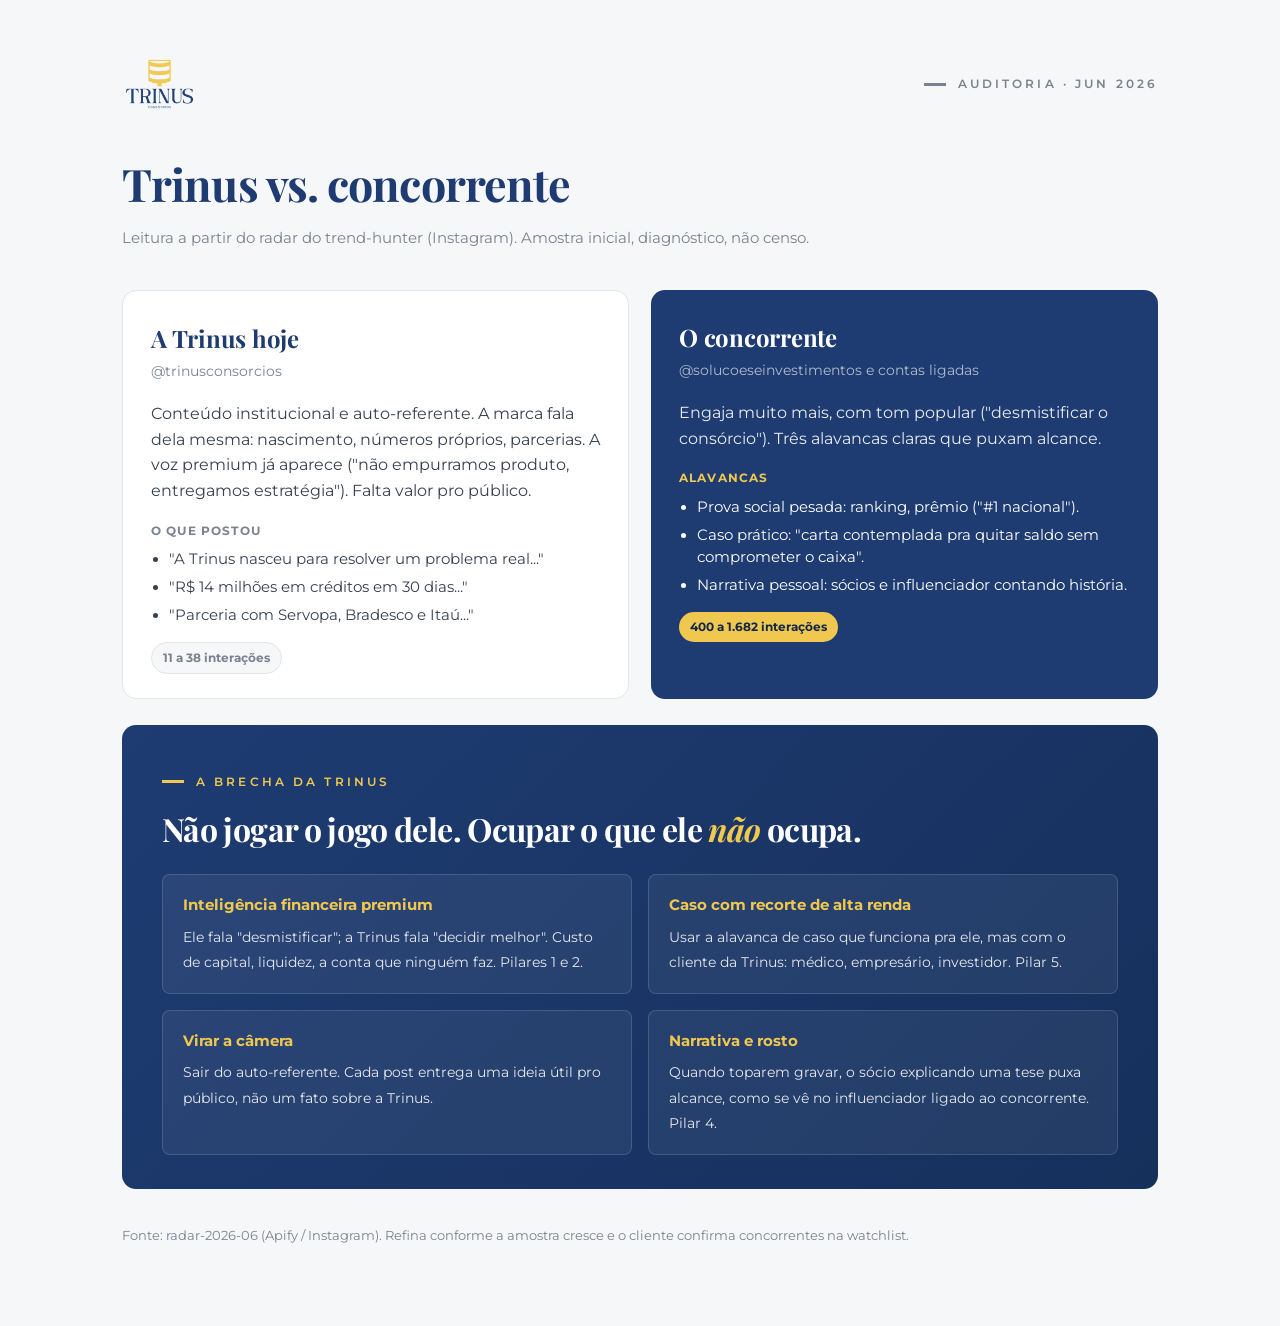
<file: marca/output/auditoria.html>
<!doctype html>
<html lang="pt-BR">
<head>
<meta charset="utf-8">
<meta name="viewport" content="width=device-width, initial-scale=1">
<title>Trinus — Auditoria de Conteúdo</title>
<link rel="stylesheet" href="../design-system/styles.css">
<style>
  body { background: var(--paper); }
  .wrap { max-width: 1100px; margin: 0 auto; padding: 56px 32px 80px; }
  .top { display: flex; align-items: center; justify-content: space-between; gap: 24px; margin-bottom: 36px; }
  .top img { height: 56px; }
  h1 { font-family: var(--font-display); font-weight: 700; font-size: clamp(2rem,4vw,2.8rem); color: var(--trinus-navy); letter-spacing: -.02em; margin: 0 0 6px; }
  .sub { font-family: var(--font-body); color: var(--gray); font-size: .95rem; margin-bottom: 40px; }
  .cols { display: grid; grid-template-columns: 1fr 1fr; gap: 22px; margin-bottom: 26px; }
  @media (max-width: 800px){ .cols { grid-template-columns: 1fr; } }
  .col { border-radius: var(--r-lg); padding: 28px 28px 24px; }
  .col--trinus { background: var(--white); border: 1px solid var(--line); }
  .col--comp { background: var(--trinus-navy); color: var(--white); }
  .col h2 { font-family: var(--font-display); font-weight: 700; font-size: 1.5rem; margin: 0 0 4px; letter-spacing: -.01em; }
  .col--trinus h2 { color: var(--trinus-navy); }
  .col--comp h2 { color: var(--white); }
  .handle { font-family: var(--font-body); font-size: .85rem; color: var(--gray); margin-bottom: 18px; }
  .col--comp .handle { color: rgba(255,255,255,.65); }
  .read { font-family: var(--font-body); font-size: 1rem; line-height: 1.6; margin: 0 0 18px; }
  .col--trinus .read { color: var(--graphite); }
  .col--comp .read { color: rgba(255,255,255,.9); }
  .lbl { font-family: var(--font-body); font-weight: 700; font-size: .72rem; text-transform: uppercase; letter-spacing: .1em; color: var(--gray); margin: 0 0 8px; }
  .col--comp .lbl { color: var(--trinus-gold); }
  ul { margin: 0 0 16px; padding-left: 18px; }
  li { font-family: var(--font-body); font-size: .92rem; line-height: 1.5; margin-bottom: 6px; }
  .eng { display:flex; gap:10px; flex-wrap:wrap; margin-top: 8px; }
  .badge { font-family: var(--font-body); font-weight:700; font-size:.78rem; padding: 5px 11px; border-radius: 999px; }
  .badge--low { background: var(--paper); color: var(--gray); border:1px solid var(--line); }
  .badge--high { background: var(--trinus-gold); color: var(--trinus-navy-ink); }
  .brecha { background: linear-gradient(135deg, var(--trinus-navy), var(--trinus-navy-deep)); color: var(--white); border-radius: var(--r-lg); padding: 40px 40px 34px; }
  .brecha .trn-eyebrow { color: var(--trinus-gold); }
  .brecha h2 { font-family: var(--font-display); font-weight:700; font-size: 2rem; color: var(--white); margin: 12px 0 20px; letter-spacing: -.02em; }
  .brecha h2 em { color: var(--trinus-gold); font-style: italic; }
  .opps { display:grid; grid-template-columns: 1fr 1fr; gap: 16px; }
  @media (max-width:800px){ .opps { grid-template-columns: 1fr; } }
  .opp { background: rgba(255,255,255,.06); border: 1px solid rgba(255,255,255,.14); border-radius: var(--r-md); padding: 18px 20px; }
  .opp b { font-family: var(--font-body); font-weight: 700; color: var(--trinus-gold); font-size: .95rem; display:block; margin-bottom: 6px; }
  .opp span { font-family: var(--font-body); font-size: .9rem; line-height: 1.5; color: rgba(255,255,255,.88); }
  .foot { margin-top: 36px; font-family: var(--font-body); font-size: .82rem; color: var(--gray); }
</style>
</head>
<body>
<div class="wrap">
  <div class="top">
    <img src="../design-system/assets/logos/trinus-lockup-color.png" alt="Trinus Consórcios">
    <span class="trn-eyebrow trn-eyebrow--muted">Auditoria · jun 2026</span>
  </div>
  <h1>Trinus vs. concorrente</h1>
  <div class="sub">Leitura a partir do radar do trend-hunter (Instagram). Amostra inicial, diagnóstico, não censo.</div>

  <div class="cols">
    <div class="col col--trinus">
      <h2>A Trinus hoje</h2>
      <div class="handle">@trinusconsorcios</div>
      <p class="read">Conteúdo institucional e auto-referente. A marca fala dela mesma: nascimento, números próprios, parcerias. A voz premium já aparece ("não empurramos produto, entregamos estratégia"). Falta valor pro público.</p>
      <p class="lbl">O que postou</p>
      <ul>
        <li>"A Trinus nasceu para resolver um problema real..."</li>
        <li>"R$ 14 milhões em créditos em 30 dias..."</li>
        <li>"Parceria com Servopa, Bradesco e Itaú..."</li>
      </ul>
      <div class="eng"><span class="badge badge--low">11 a 38 interações</span></div>
    </div>

    <div class="col col--comp">
      <h2>O concorrente</h2>
      <div class="handle">@solucoeseinvestimentos e contas ligadas</div>
      <p class="read">Engaja muito mais, com tom popular ("desmistificar o consórcio"). Três alavancas claras que puxam alcance.</p>
      <p class="lbl">Alavancas</p>
      <ul>
        <li>Prova social pesada: ranking, prêmio ("#1 nacional").</li>
        <li>Caso prático: "carta contemplada pra quitar saldo sem comprometer o caixa".</li>
        <li>Narrativa pessoal: sócios e influenciador contando história.</li>
      </ul>
      <div class="eng"><span class="badge badge--high">400 a 1.682 interações</span></div>
    </div>
  </div>

  <div class="brecha">
    <div class="trn-eyebrow">A brecha da Trinus</div>
    <h2>Não jogar o jogo dele. Ocupar o que ele <em>não</em> ocupa.</h2>
    <div class="opps">
      <div class="opp"><b>Inteligência financeira premium</b><span>Ele fala "desmistificar"; a Trinus fala "decidir melhor". Custo de capital, liquidez, a conta que ninguém faz. Pilares 1 e 2.</span></div>
      <div class="opp"><b>Caso com recorte de alta renda</b><span>Usar a alavanca de caso que funciona pra ele, mas com o cliente da Trinus: médico, empresário, investidor. Pilar 5.</span></div>
      <div class="opp"><b>Virar a câmera</b><span>Sair do auto-referente. Cada post entrega uma ideia útil pro público, não um fato sobre a Trinus.</span></div>
      <div class="opp"><b>Narrativa e rosto</b><span>Quando toparem gravar, o sócio explicando uma tese puxa alcance, como se vê no influenciador ligado ao concorrente. Pilar 4.</span></div>
    </div>
  </div>

  <div class="foot">Fonte: radar-2026-06 (Apify / Instagram). Refina conforme a amostra cresce e o cliente confirma concorrentes na watchlist.</div>
</div>
</body>
</html>
</file>
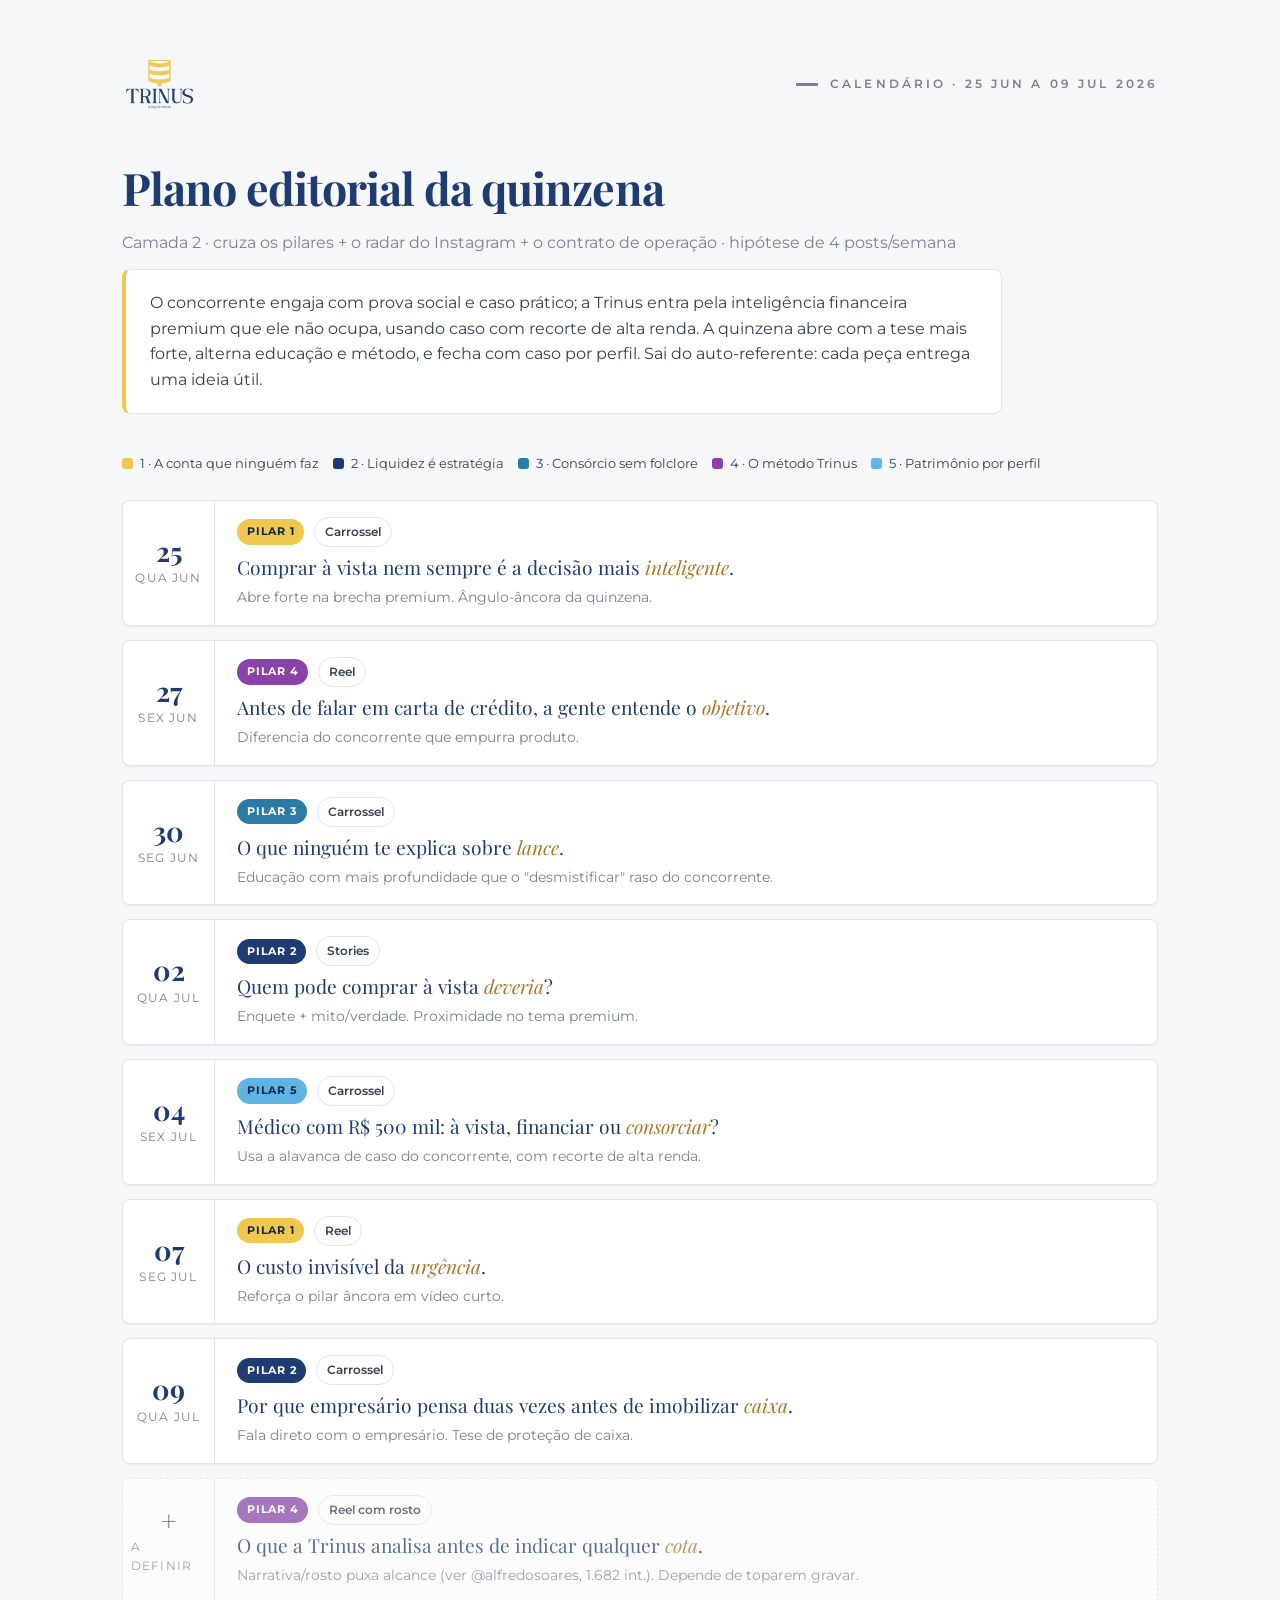
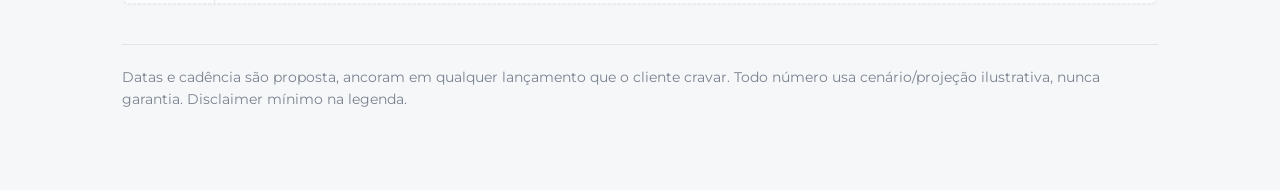
<file: marca/output/calendario.html>
<!doctype html>
<html lang="pt-BR">
<head>
<meta charset="utf-8">
<meta name="viewport" content="width=device-width, initial-scale=1">
<title>Trinus — Calendário Editorial (quinzena)</title>
<link rel="stylesheet" href="../design-system/styles.css">
<style>
  body { background: var(--paper); }
  .wrap { max-width: 1100px; margin: 0 auto; padding: 56px 32px 80px; }
  .top { display: flex; align-items: center; justify-content: space-between; gap: 24px; margin-bottom: 40px; }
  .top img { height: 56px; }
  h1 { font-family: var(--font-display); font-weight: 700; font-size: clamp(2rem,4vw,2.8rem); color: var(--trinus-navy); letter-spacing: -.02em; margin: 0 0 6px; }
  .sub { font-family: var(--font-body); color: var(--gray); font-size: 1rem; margin-bottom: 14px; }
  .logica { background: var(--white); border: 1px solid var(--line); border-left: 4px solid var(--trinus-gold); border-radius: var(--r-md); padding: 20px 24px; font-family: var(--font-body); font-size: 1rem; line-height: 1.6; color: var(--graphite); margin-bottom: 40px; max-width: 80ch; }
  .legend { display:flex; flex-wrap:wrap; gap:14px; margin-bottom: 26px; }
  .legend span { font-family: var(--font-body); font-size: .8rem; color: var(--graphite); display:flex; align-items:center; gap:7px; }
  .dot { width:11px; height:11px; border-radius:3px; }
  .rows { display: grid; gap: 14px; }
  .row { display: grid; grid-template-columns: 92px 1fr; background: var(--white); border: 1px solid var(--line); border-radius: var(--r-md); overflow: hidden; box-shadow: var(--shadow-sm); }
  .date { display:flex; flex-direction:column; align-items:center; justify-content:center; padding: 16px 8px; border-right: 1px solid var(--line); }
  .date .d { font-family: var(--font-display); font-weight:700; font-size: 1.7rem; color: var(--trinus-navy); line-height: 1; }
  .date .m { font-family: var(--font-body); font-size: .72rem; text-transform: uppercase; letter-spacing: .1em; color: var(--gray); margin-top: 4px; }
  .body { padding: 16px 22px; display:flex; flex-direction: column; gap: 8px; }
  .meta { display:flex; flex-wrap:wrap; align-items:center; gap: 10px; }
  .pill { font-family: var(--font-body); font-weight: 700; font-size: .68rem; letter-spacing: .07em; text-transform: uppercase; padding: 4px 10px; border-radius: 999px; color: var(--white); }
  .fmt { font-family: var(--font-body); font-weight: 600; font-size: .78rem; color: var(--graphite); padding: 4px 10px; border:1px solid var(--line); border-radius: 999px; }
  .hook { font-family: var(--font-display); font-size: 1.2rem; color: var(--trinus-navy); line-height: 1.25; }
  .hook em { font-style: italic; color: var(--trinus-gold-ink, #A9772A); }
  .why { font-family: var(--font-body); font-size: .85rem; color: var(--gray); }
  .row--tbd { opacity: .72; border-style: dashed; }
  .foot { margin-top: 40px; padding-top: 22px; border-top: 1px solid var(--line); font-family: var(--font-body); font-size: .85rem; color: var(--gray); line-height: 1.6; }
</style>
</head>
<body>
<div class="wrap">
  <div class="top">
    <img src="../design-system/assets/logos/trinus-lockup-color.png" alt="Trinus Consórcios">
    <span class="trn-eyebrow trn-eyebrow--muted">Calendário · 25 jun a 09 jul 2026</span>
  </div>
  <h1>Plano editorial da quinzena</h1>
  <div class="sub">Camada 2 · cruza os pilares + o radar do Instagram + o contrato de operação · hipótese de 4 posts/semana</div>
  <div class="logica">O concorrente engaja com prova social e caso prático; a Trinus entra pela inteligência financeira premium que ele não ocupa, usando caso com recorte de alta renda. A quinzena abre com a tese mais forte, alterna educação e método, e fecha com caso por perfil. Sai do auto-referente: cada peça entrega uma ideia útil.</div>

  <div class="legend">
    <span><i class="dot" style="background:var(--trinus-gold)"></i>1 · A conta que ninguém faz</span>
    <span><i class="dot" style="background:var(--trinus-navy)"></i>2 · Liquidez é estratégia</span>
    <span><i class="dot" style="background:var(--trinus-azure)"></i>3 · Consórcio sem folclore</span>
    <span><i class="dot" style="background:var(--trinus-purple)"></i>4 · O método Trinus</span>
    <span><i class="dot" style="background:var(--trinus-sky)"></i>5 · Patrimônio por perfil</span>
  </div>

  <div class="rows">
    <div class="row"><div class="date"><span class="d">25</span><span class="m">qua jun</span></div><div class="body"><div class="meta"><span class="pill" style="background:var(--trinus-gold);color:var(--trinus-navy-ink)">Pilar 1</span><span class="fmt">Carrossel</span></div><div class="hook">Comprar à vista nem sempre é a decisão mais <em>inteligente</em>.</div><div class="why">Abre forte na brecha premium. Ângulo-âncora da quinzena.</div></div></div>

    <div class="row"><div class="date"><span class="d">27</span><span class="m">sex jun</span></div><div class="body"><div class="meta"><span class="pill" style="background:var(--trinus-purple)">Pilar 4</span><span class="fmt">Reel</span></div><div class="hook">Antes de falar em carta de crédito, a gente entende o <em>objetivo</em>.</div><div class="why">Diferencia do concorrente que empurra produto.</div></div></div>

    <div class="row"><div class="date"><span class="d">30</span><span class="m">seg jun</span></div><div class="body"><div class="meta"><span class="pill" style="background:var(--trinus-azure)">Pilar 3</span><span class="fmt">Carrossel</span></div><div class="hook">O que ninguém te explica sobre <em>lance</em>.</div><div class="why">Educação com mais profundidade que o "desmistificar" raso do concorrente.</div></div></div>

    <div class="row"><div class="date"><span class="d">02</span><span class="m">qua jul</span></div><div class="body"><div class="meta"><span class="pill" style="background:var(--trinus-navy)">Pilar 2</span><span class="fmt">Stories</span></div><div class="hook">Quem pode comprar à vista <em>deveria</em>?</div><div class="why">Enquete + mito/verdade. Proximidade no tema premium.</div></div></div>

    <div class="row"><div class="date"><span class="d">04</span><span class="m">sex jul</span></div><div class="body"><div class="meta"><span class="pill" style="background:var(--trinus-sky);color:var(--trinus-navy-ink)">Pilar 5</span><span class="fmt">Carrossel</span></div><div class="hook">Médico com R$ 500 mil: à vista, financiar ou <em>consorciar</em>?</div><div class="why">Usa a alavanca de caso do concorrente, com recorte de alta renda.</div></div></div>

    <div class="row"><div class="date"><span class="d">07</span><span class="m">seg jul</span></div><div class="body"><div class="meta"><span class="pill" style="background:var(--trinus-gold);color:var(--trinus-navy-ink)">Pilar 1</span><span class="fmt">Reel</span></div><div class="hook">O custo invisível da <em>urgência</em>.</div><div class="why">Reforça o pilar âncora em vídeo curto.</div></div></div>

    <div class="row"><div class="date"><span class="d">09</span><span class="m">qua jul</span></div><div class="body"><div class="meta"><span class="pill" style="background:var(--trinus-navy)">Pilar 2</span><span class="fmt">Carrossel</span></div><div class="hook">Por que empresário pensa duas vezes antes de imobilizar <em>caixa</em>.</div><div class="why">Fala direto com o empresário. Tese de proteção de caixa.</div></div></div>

    <div class="row row--tbd"><div class="date"><span class="d">+</span><span class="m">a definir</span></div><div class="body"><div class="meta"><span class="pill" style="background:var(--trinus-purple)">Pilar 4</span><span class="fmt">Reel com rosto</span></div><div class="hook">O que a Trinus analisa antes de indicar qualquer <em>cota</em>.</div><div class="why">Narrativa/rosto puxa alcance (ver @alfredosoares, 1.682 int.). Depende de toparem gravar.</div></div></div>
  </div>

  <div class="foot">Datas e cadência são proposta, ancoram em qualquer lançamento que o cliente cravar. Todo número usa cenário/projeção ilustrativa, nunca garantia. Disclaimer mínimo na legenda.</div>
</div>
</body>
</html>
</file>
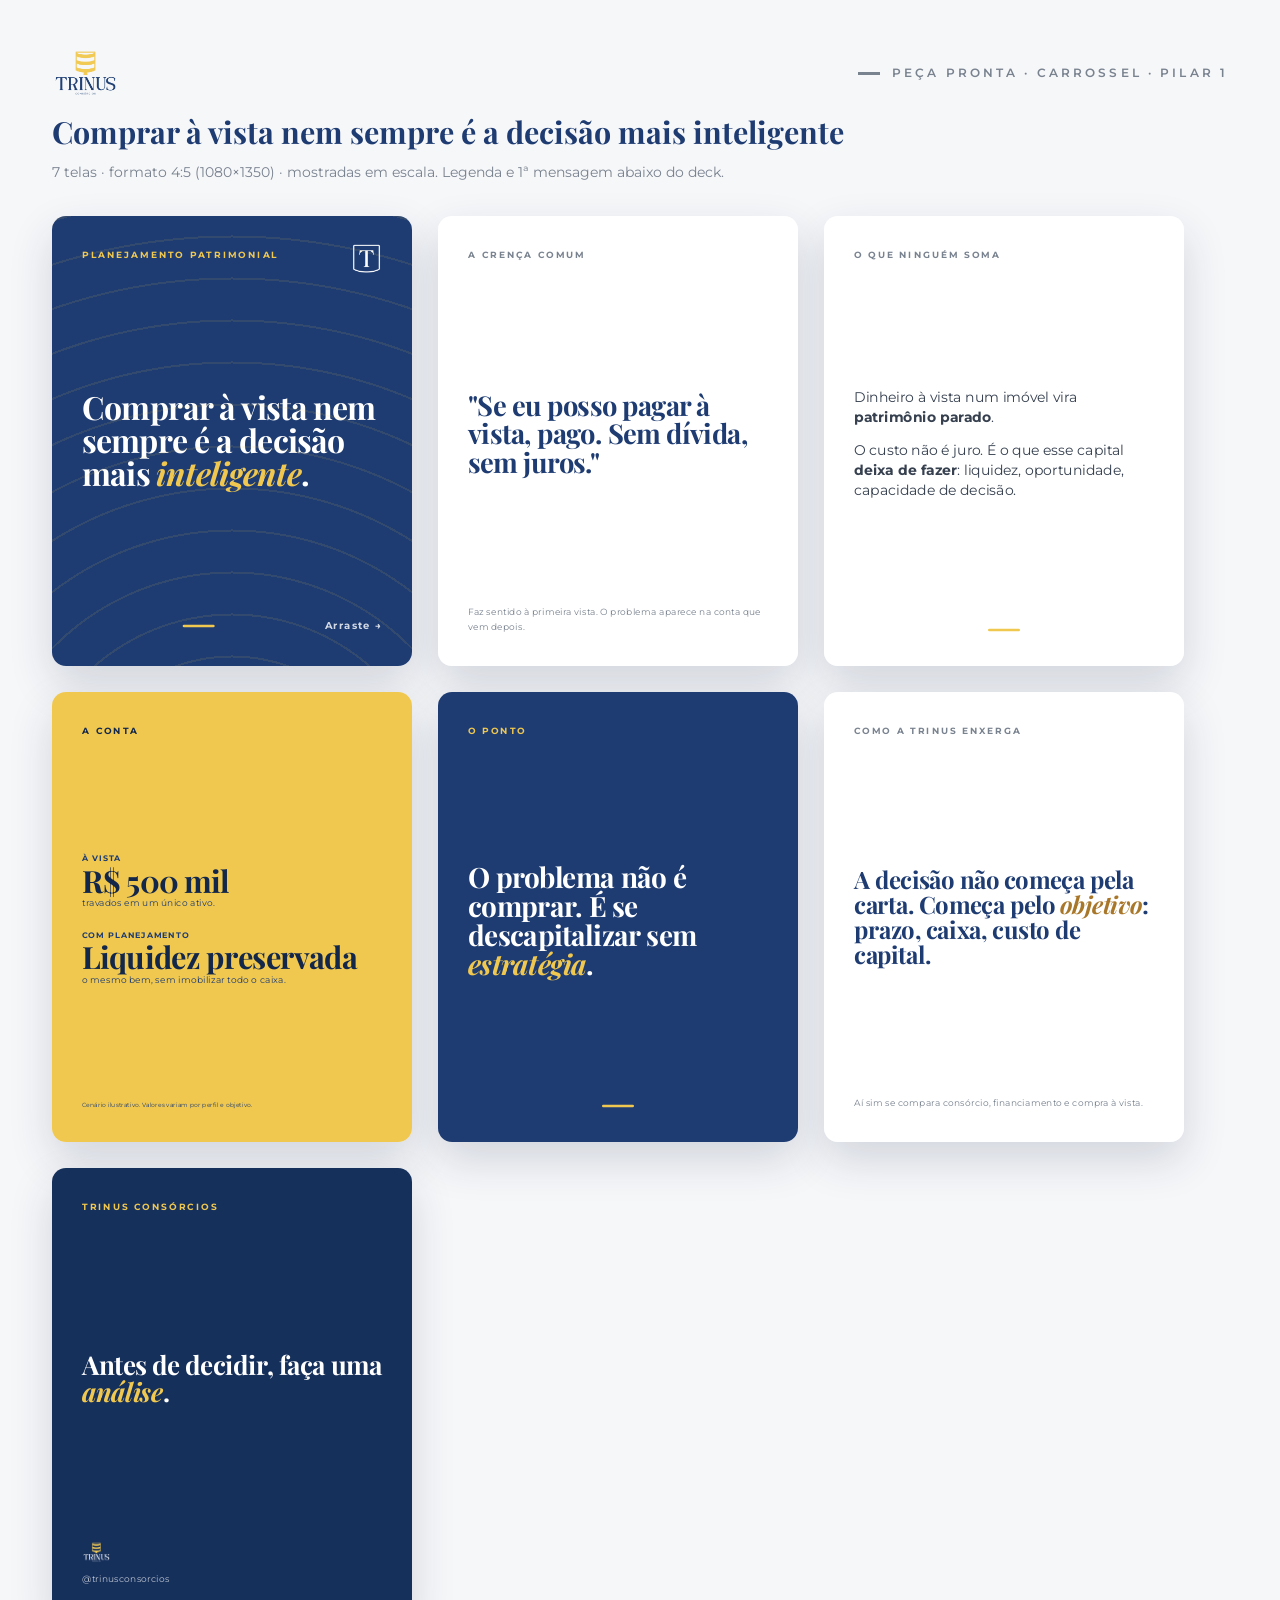
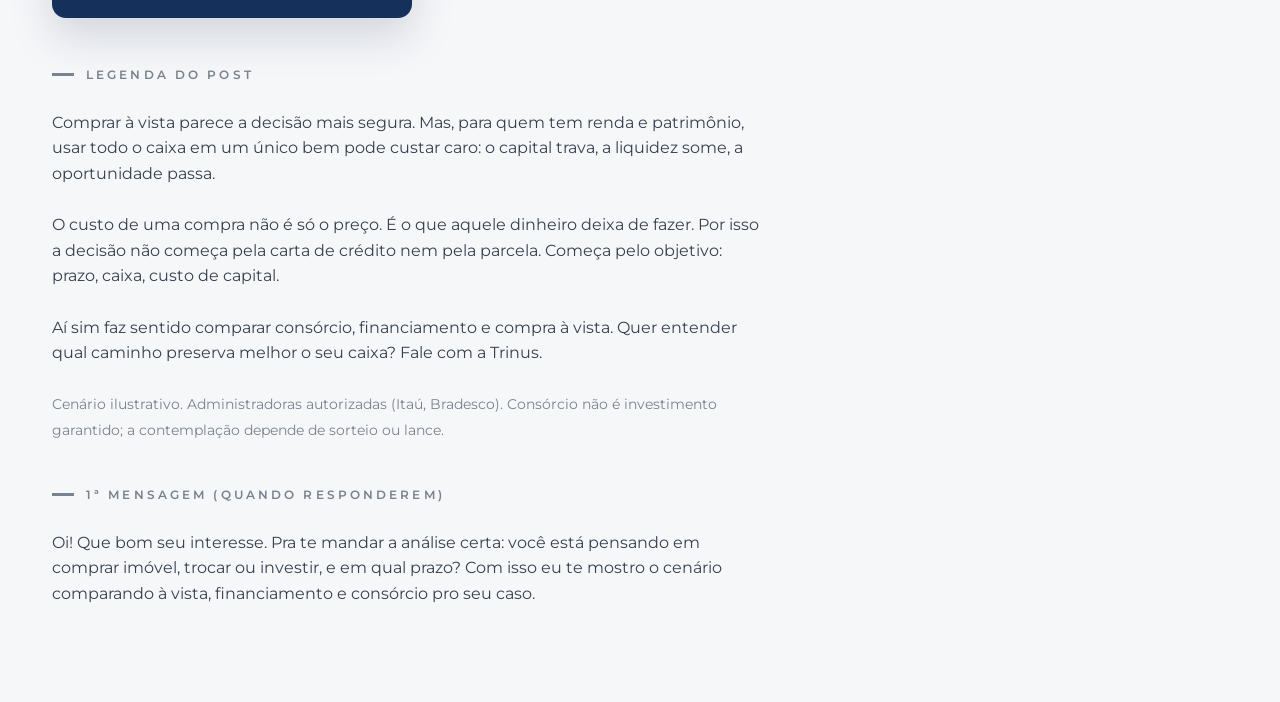
<file: marca/output/peca-carrossel.html>
<!doctype html>
<html lang="pt-BR">
<head>
<meta charset="utf-8">
<meta name="viewport" content="width=device-width, initial-scale=1">
<title>Trinus — Carrossel: Comprar à vista</title>
<link rel="stylesheet" href="../design-system/styles.css">
<style>
  body { background: var(--paper); }
  .page { max-width: 1240px; margin: 0 auto; padding: 48px 32px 80px; }
  .head { display:flex; align-items:center; justify-content:space-between; gap:24px; margin-bottom: 10px; }
  .head img { height: 50px; }
  h1.t { font-family: var(--font-display); font-weight:700; font-size: 1.9rem; color: var(--trinus-navy); margin: 0 0 4px; }
  .note { font-family: var(--font-body); font-size: .9rem; color: var(--gray); margin-bottom: 32px; }
  .deck { display:flex; flex-wrap:wrap; gap: 26px; }
  /* cada frame mostra um slide 1080x1350 escalado a 1/3 -> 360x450 */
  .frame { width:360px; height:450px; overflow:hidden; border-radius: 14px; box-shadow: 0 18px 44px rgba(18,39,74,.16); flex: 0 0 auto; }
  .slide { width:1080px; height:1350px; transform: scale(.33333); transform-origin: top left; position: relative; overflow:hidden;
           font-family: var(--font-body); display:flex; flex-direction:column; }
  .slide .pad { position:absolute; inset:0; padding: 96px 90px; display:flex; flex-direction:column; }
  /* superfícies */
  .s-navy { background: var(--trinus-navy); color:#fff; }
  .s-navy2 { background: var(--trinus-navy-deep); color:#fff; }
  .s-gold { background: var(--trinus-gold); color: var(--trinus-navy-ink); }
  .s-paper { background: var(--white); color: var(--graphite); }
  /* ondas sutis no navy */
  .waves::after { content:""; position:absolute; inset:0; opacity:.10; pointer-events:none;
    background-image: repeating-radial-gradient(circle at 50% 135%, transparent 0 120px, var(--trinus-gold) 120px 126px); }
  /* tipografia dos slides (px reais @1080) */
  .eyebrow { font-weight:700; font-size: 26px; letter-spacing: .26em; text-transform: uppercase; }
  .eyebrow.gold { color: var(--trinus-gold); }
  .eyebrow.muted { color: var(--gray); }
  .display { font-family: var(--font-display); font-weight:700; letter-spacing:-.02em; line-height:1.04; }
  .mono-t { position:absolute; top:80px; right:90px; height:96px; }
  .arr { font-weight:700; font-size: 30px; letter-spacing:.12em; }
  .lead { font-family: var(--font-body); font-size: 38px; line-height:1.45; }
  .small { font-family: var(--font-body); font-size: 28px; color: var(--gray); }
  .rule { width:96px; height:8px; background: var(--trinus-gold); border:0; border-radius:999px; }
  .anchor-l { font-weight:700; font-size:24px; letter-spacing:.12em; text-transform:uppercase; color: var(--gray); }
  .anchor-v { font-family: var(--font-display); font-weight:700; font-size: 92px; line-height:1; letter-spacing:-.02em; }
  .foot-brand { display:flex; align-items:center; gap:20px; }
  .foot-brand img { height: 64px; }
  .disc { font-family: var(--font-body); font-size:19px; line-height:1.4; color: var(--gray); }
  .s-navy .disc { color: rgba(255,255,255,.6); }
  .label { font-family: var(--font-body); font-weight:700; font-size:22px; letter-spacing:.14em; text-transform:uppercase; }
</style>
</head>
<body>
<div class="page">
  <div class="head">
    <img src="../design-system/assets/logos/trinus-lockup-color.png" alt="Trinus">
    <span class="trn-eyebrow trn-eyebrow--muted">Peça pronta · Carrossel · Pilar 1</span>
  </div>
  <h1 class="t">Comprar à vista nem sempre é a decisão mais inteligente</h1>
  <div class="note">7 telas · formato 4:5 (1080×1350) · mostradas em escala. Legenda e 1ª mensagem abaixo do deck.</div>

  <div class="deck">

    <!-- 1 capa -->
    <div class="frame"><div class="slide s-navy waves"><div class="pad">
      <img class="mono-t" src="../design-system/assets/logos/trinus-monograma-t-branco.png" alt="">
      <div class="eyebrow gold">Planejamento patrimonial</div>
      <div style="flex:1;display:flex;align-items:center">
        <div class="display" style="font-size:96px;color:#fff">Comprar à vista nem sempre é a decisão mais <span style="color:var(--trinus-gold);font-style:italic">inteligente</span>.</div>
      </div>
      <div style="display:flex;align-items:center;gap:28px"><hr class="rule"><span class="arr" style="color:rgba(255,255,255,.8)">Arraste →</span></div>
    </div></div></div>

    <!-- 2 crença -->
    <div class="frame"><div class="slide s-paper"><div class="pad">
      <div class="eyebrow muted">A crença comum</div>
      <div style="flex:1;display:flex;align-items:center">
        <div class="display" style="font-size:82px;color:var(--trinus-navy)">"Se eu posso pagar à vista, pago. Sem dívida, sem juros."</div>
      </div>
      <div class="small">Faz sentido à primeira vista. O problema aparece na conta que vem depois.</div>
    </div></div></div>

    <!-- 3 explicação -->
    <div class="frame"><div class="slide s-paper"><div class="pad">
      <div class="eyebrow muted">O que ninguém soma</div>
      <div style="flex:1;display:flex;flex-direction:column;justify-content:center;gap:36px">
        <div class="lead" style="color:var(--graphite);font-size:42px">Dinheiro à vista num imóvel vira <strong>patrimônio parado</strong>.</div>
        <div class="lead" style="color:var(--graphite);font-size:42px">O custo não é juro. É o que esse capital <strong>deixa de fazer</strong>: liquidez, oportunidade, capacidade de decisão.</div>
      </div>
      <hr class="rule">
    </div></div></div>

    <!-- 4 comparação / número-âncora -->
    <div class="frame"><div class="slide s-gold"><div class="pad">
      <div class="eyebrow" style="color:var(--trinus-navy-ink)">A conta</div>
      <div style="flex:1;display:flex;flex-direction:column;justify-content:center;gap:54px">
        <div>
          <div class="anchor-l" style="color:var(--trinus-navy)">À vista</div>
          <div class="anchor-v" style="color:var(--trinus-navy-ink)">R$ 500 mil</div>
          <div class="small" style="color:var(--trinus-navy)">travados em um único ativo.</div>
        </div>
        <div>
          <div class="anchor-l" style="color:var(--trinus-navy)">Com planejamento</div>
          <div class="anchor-v" style="color:var(--trinus-navy-ink)">Liquidez preservada</div>
          <div class="small" style="color:var(--trinus-navy)">o mesmo bem, sem imobilizar todo o caixa.</div>
        </div>
      </div>
      <div class="disc" style="color:var(--trinus-navy)">Cenário ilustrativo. Valores variam por perfil e objetivo.</div>
    </div></div></div>

    <!-- 5 insight -->
    <div class="frame"><div class="slide s-navy"><div class="pad">
      <div class="eyebrow gold">O ponto</div>
      <div style="flex:1;display:flex;align-items:center">
        <div class="display" style="font-size:84px;color:#fff">O problema não é comprar. É se descapitalizar sem <span style="color:var(--trinus-gold);font-style:italic">estratégia</span>.</div>
      </div>
      <hr class="rule">
    </div></div></div>

    <!-- 6 como a Trinus enxerga -->
    <div class="frame"><div class="slide s-paper"><div class="pad">
      <div class="eyebrow muted">Como a Trinus enxerga</div>
      <div style="flex:1;display:flex;align-items:center">
        <div class="display" style="font-size:72px;color:var(--trinus-navy)">A decisão não começa pela carta. Começa pelo <span style="color:#A9772A;font-style:italic">objetivo</span>: prazo, caixa, custo de capital.</div>
      </div>
      <div class="small">Aí sim se compara consórcio, financiamento e compra à vista.</div>
    </div></div></div>

    <!-- 7 cta -->
    <div class="frame"><div class="slide s-navy2"><div class="pad" style="justify-content:space-between">
      <div class="eyebrow gold">Trinus Consórcios</div>
      <div class="display" style="font-size:78px;color:#fff">Antes de decidir, faça uma <span style="color:var(--trinus-gold);font-style:italic">análise</span>.</div>
      <div>
        <div class="foot-brand"><img src="../design-system/assets/logos/trinus-lockup-reverse.png" alt="Trinus Consórcios"></div>
        <div class="small" style="color:rgba(255,255,255,.7);margin-top:24px">@trinusconsorcios</div>
      </div>
    </div></div></div>

  </div>

  <!-- copy -->
  <div style="margin-top:40px;max-width:760px">
    <div class="trn-eyebrow trn-eyebrow--muted" style="margin-bottom:10px">Legenda do post</div>
    <p class="trn-body">Comprar à vista parece a decisão mais segura. Mas, para quem tem renda e patrimônio, usar todo o caixa em um único bem pode custar caro: o capital trava, a liquidez some, a oportunidade passa.<br><br>O custo de uma compra não é só o preço. É o que aquele dinheiro deixa de fazer. Por isso a decisão não começa pela carta de crédito nem pela parcela. Começa pelo objetivo: prazo, caixa, custo de capital.<br><br>Aí sim faz sentido comparar consórcio, financiamento e compra à vista. Quer entender qual caminho preserva melhor o seu caixa? Fale com a Trinus.<br><br><span style="color:var(--gray);font-size:.85rem">Cenário ilustrativo. Administradoras autorizadas (Itaú, Bradesco). Consórcio não é investimento garantido; a contemplação depende de sorteio ou lance.</span></p>
    <div class="trn-eyebrow trn-eyebrow--muted" style="margin:26px 0 10px">1ª mensagem (quando responderem)</div>
    <p class="trn-body">Oi! Que bom seu interesse. Pra te mandar a análise certa: você está pensando em comprar imóvel, trocar ou investir, e em qual prazo? Com isso eu te mostro o cenário comparando à vista, financiamento e consórcio pro seu caso.</p>
  </div>
</div>
</body>
</html>
</file>
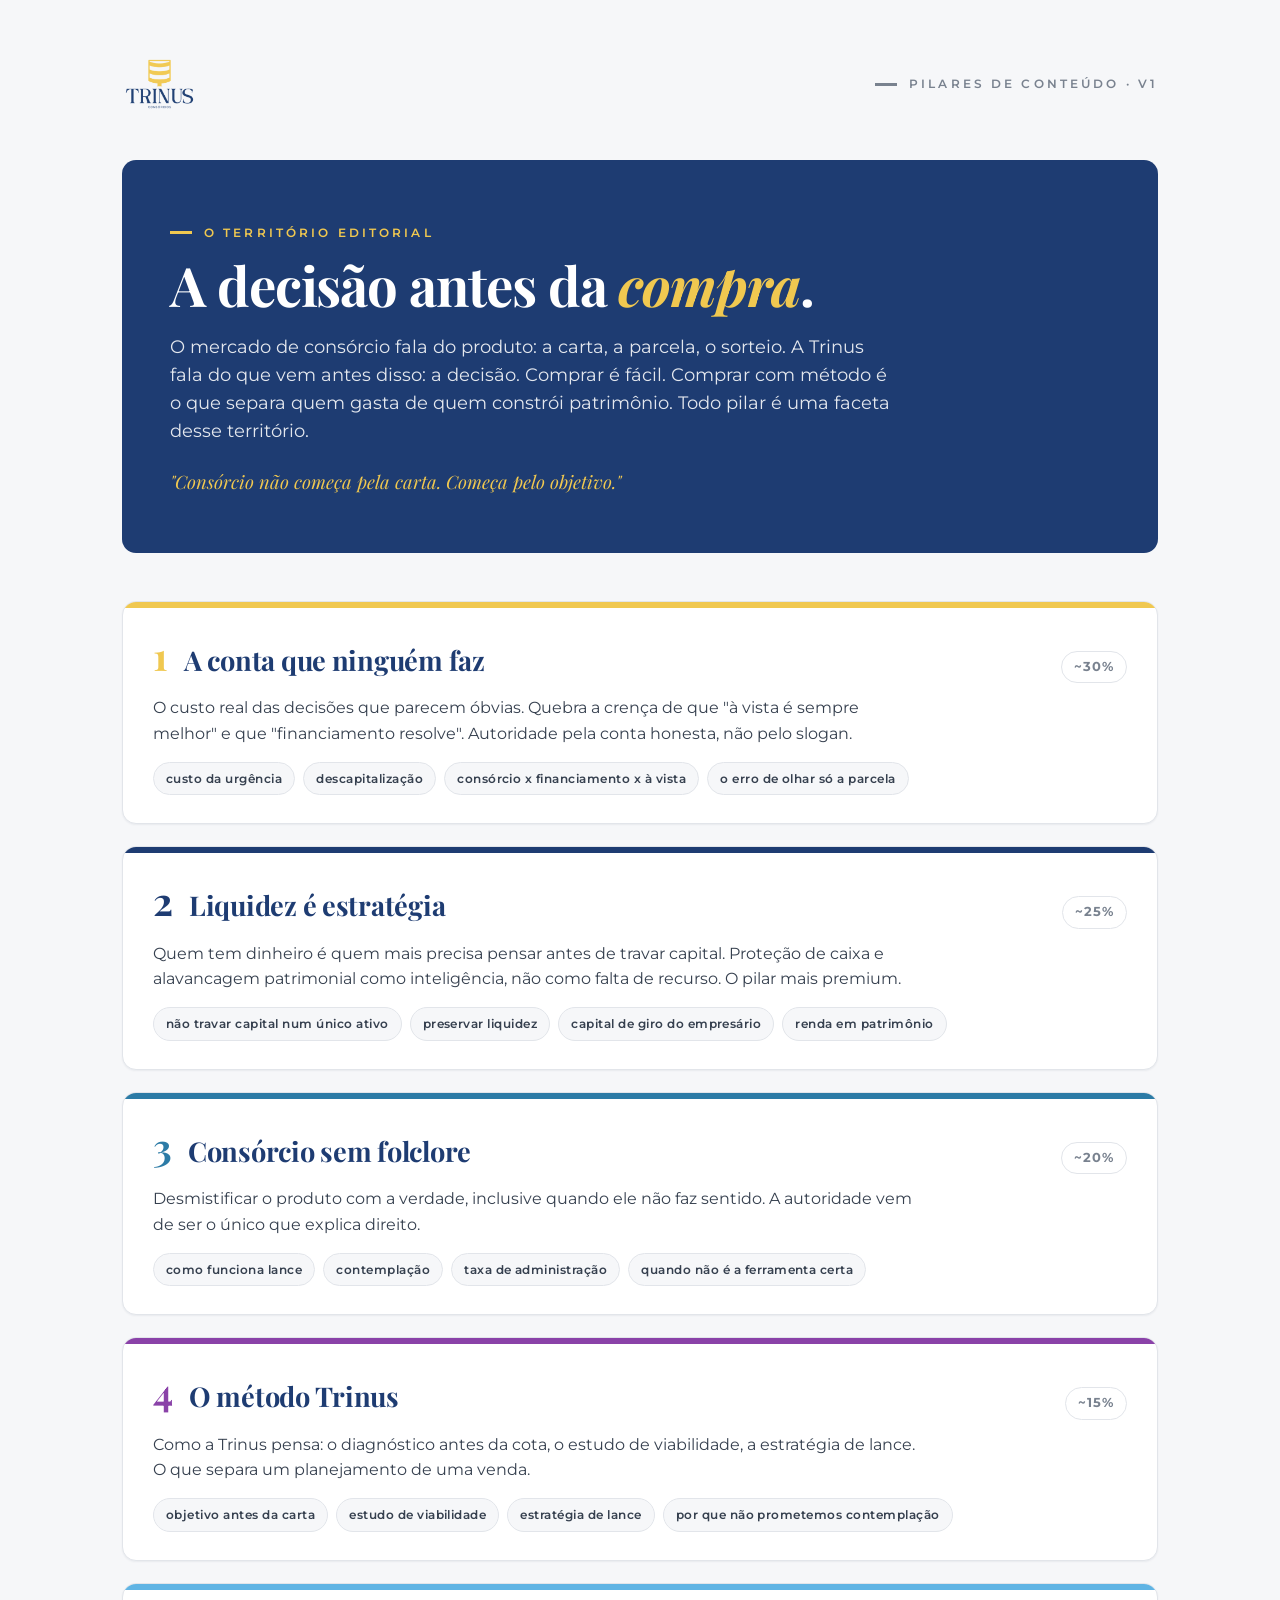
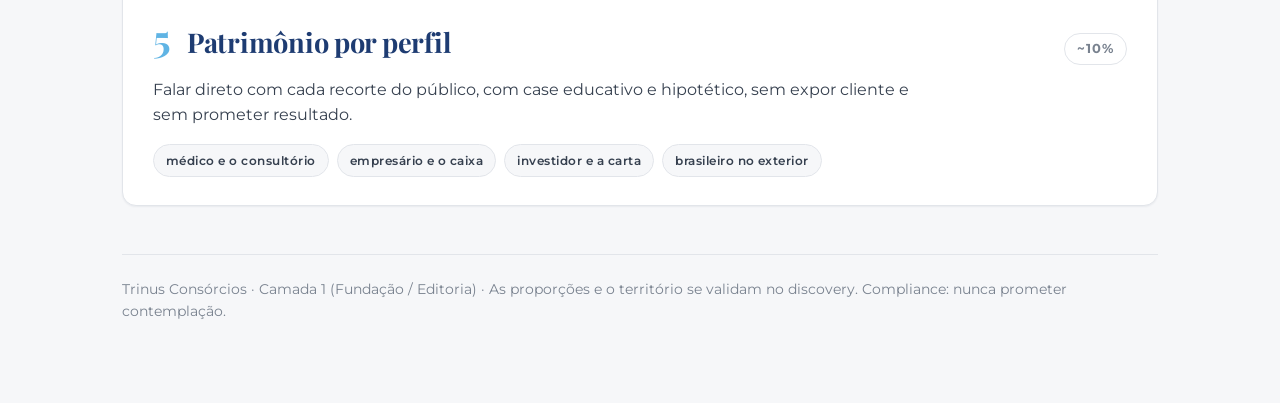
<file: marca/output/pilares.html>
<!doctype html>
<html lang="pt-BR">
<head>
<meta charset="utf-8">
<meta name="viewport" content="width=device-width, initial-scale=1">
<title>Trinus — Pilares de Conteúdo</title>
<link rel="stylesheet" href="../design-system/styles.css">
<style>
  body { background: var(--paper); }
  .wrap { max-width: 1100px; margin: 0 auto; padding: 56px 32px 80px; }
  .top { display: flex; align-items: center; justify-content: space-between; gap: 24px; margin-bottom: 48px; }
  .top img { height: 56px; }
  .hero { background: var(--trinus-navy); border-radius: var(--r-lg); padding: 56px 48px; color: var(--white); margin-bottom: 48px; position: relative; overflow: hidden; }
  .hero .trn-eyebrow { color: var(--trinus-gold); }
  .hero h1 { font-family: var(--font-display); font-weight: 700; font-size: clamp(2.2rem,4.5vw,3.4rem); line-height: 1.08; letter-spacing: -.02em; margin: 14px 0 18px; color: var(--white); }
  .hero h1 em { color: var(--trinus-gold); font-style: italic; }
  .hero p { font-family: var(--font-body); font-size: 1.1rem; line-height: 1.6; max-width: 60ch; color: rgba(255,255,255,.88); margin: 0; }
  .hero .sig { margin-top: 22px; font-family: var(--font-display); font-style: italic; font-size: 1.15rem; color: var(--trinus-gold); }
  .grid { display: grid; gap: 22px; }
  .card { background: var(--white); border: 1px solid var(--line); border-radius: var(--r-lg); overflow: hidden; box-shadow: var(--shadow-sm); }
  .card .bar { height: 6px; }
  .card .in { padding: 28px 30px; }
  .card .head { display: flex; align-items: baseline; gap: 16px; margin-bottom: 6px; }
  .card .num { font-family: var(--font-display); font-weight: 700; font-size: 2.4rem; line-height: 1; }
  .card h2 { font-family: var(--font-display); font-weight: 700; font-size: 1.7rem; color: var(--trinus-navy); margin: 0; letter-spacing: -.01em; }
  .card .mix { margin-left: auto; font-family: var(--font-body); font-weight: 700; font-size: .8rem; letter-spacing: .08em; text-transform: uppercase; color: var(--gray); padding: 5px 12px; border: 1px solid var(--line); border-radius: 999px; }
  .card .prop { font-family: var(--font-body); font-size: 1.02rem; line-height: 1.55; color: var(--graphite); margin: 12px 0 16px; max-width: 70ch; }
  .chips { display: flex; flex-wrap: wrap; gap: 8px; }
  .chip { font-family: var(--font-body); font-weight: 600; font-size: .76rem; letter-spacing: .04em; padding: 6px 12px; border-radius: 999px; background: var(--paper); color: var(--graphite); border: 1px solid var(--line); }
  .foot { margin-top: 48px; padding-top: 24px; border-top: 1px solid var(--line); font-family: var(--font-body); font-size: .85rem; color: var(--gray); }
</style>
</head>
<body>
<div class="wrap">
  <div class="top">
    <img src="../design-system/assets/logos/trinus-lockup-color.png" alt="Trinus Consórcios">
    <span class="trn-eyebrow trn-eyebrow--muted">Pilares de Conteúdo · v1</span>
  </div>

  <div class="hero">
    <div class="trn-eyebrow">O território editorial</div>
    <h1>A decisão antes da <em>compra</em>.</h1>
    <p>O mercado de consórcio fala do produto: a carta, a parcela, o sorteio. A Trinus fala do que vem antes disso: a decisão. Comprar é fácil. Comprar com método é o que separa quem gasta de quem constrói patrimônio. Todo pilar é uma faceta desse território.</p>
    <div class="sig">"Consórcio não começa pela carta. Começa pelo objetivo."</div>
  </div>

  <div class="grid">
    <div class="card"><div class="bar" style="background:var(--trinus-gold)"></div><div class="in">
      <div class="head"><span class="num" style="color:var(--trinus-gold)">1</span><h2>A conta que ninguém faz</h2><span class="mix">~30%</span></div>
      <p class="prop">O custo real das decisões que parecem óbvias. Quebra a crença de que "à vista é sempre melhor" e que "financiamento resolve". Autoridade pela conta honesta, não pelo slogan.</p>
      <div class="chips"><span class="chip">custo da urgência</span><span class="chip">descapitalização</span><span class="chip">consórcio x financiamento x à vista</span><span class="chip">o erro de olhar só a parcela</span></div>
    </div></div>

    <div class="card"><div class="bar" style="background:var(--trinus-navy)"></div><div class="in">
      <div class="head"><span class="num" style="color:var(--trinus-navy)">2</span><h2>Liquidez é estratégia</h2><span class="mix">~25%</span></div>
      <p class="prop">Quem tem dinheiro é quem mais precisa pensar antes de travar capital. Proteção de caixa e alavancagem patrimonial como inteligência, não como falta de recurso. O pilar mais premium.</p>
      <div class="chips"><span class="chip">não travar capital num único ativo</span><span class="chip">preservar liquidez</span><span class="chip">capital de giro do empresário</span><span class="chip">renda em patrimônio</span></div>
    </div></div>

    <div class="card"><div class="bar" style="background:var(--trinus-azure)"></div><div class="in">
      <div class="head"><span class="num" style="color:var(--trinus-azure)">3</span><h2>Consórcio sem folclore</h2><span class="mix">~20%</span></div>
      <p class="prop">Desmistificar o produto com a verdade, inclusive quando ele não faz sentido. A autoridade vem de ser o único que explica direito.</p>
      <div class="chips"><span class="chip">como funciona lance</span><span class="chip">contemplação</span><span class="chip">taxa de administração</span><span class="chip">quando não é a ferramenta certa</span></div>
    </div></div>

    <div class="card"><div class="bar" style="background:var(--trinus-purple)"></div><div class="in">
      <div class="head"><span class="num" style="color:var(--trinus-purple)">4</span><h2>O método Trinus</h2><span class="mix">~15%</span></div>
      <p class="prop">Como a Trinus pensa: o diagnóstico antes da cota, o estudo de viabilidade, a estratégia de lance. O que separa um planejamento de uma venda.</p>
      <div class="chips"><span class="chip">objetivo antes da carta</span><span class="chip">estudo de viabilidade</span><span class="chip">estratégia de lance</span><span class="chip">por que não prometemos contemplação</span></div>
    </div></div>

    <div class="card"><div class="bar" style="background:var(--trinus-sky)"></div><div class="in">
      <div class="head"><span class="num" style="color:var(--trinus-sky)">5</span><h2>Patrimônio por perfil</h2><span class="mix">~10%</span></div>
      <p class="prop">Falar direto com cada recorte do público, com case educativo e hipotético, sem expor cliente e sem prometer resultado.</p>
      <div class="chips"><span class="chip">médico e o consultório</span><span class="chip">empresário e o caixa</span><span class="chip">investidor e a carta</span><span class="chip">brasileiro no exterior</span></div>
    </div></div>
  </div>

  <div class="foot">Trinus Consórcios · Camada 1 (Fundação / Editoria) · As proporções e o território se validam no discovery. Compliance: nunca prometer contemplação.</div>
</div>
</body>
</html>
</file>
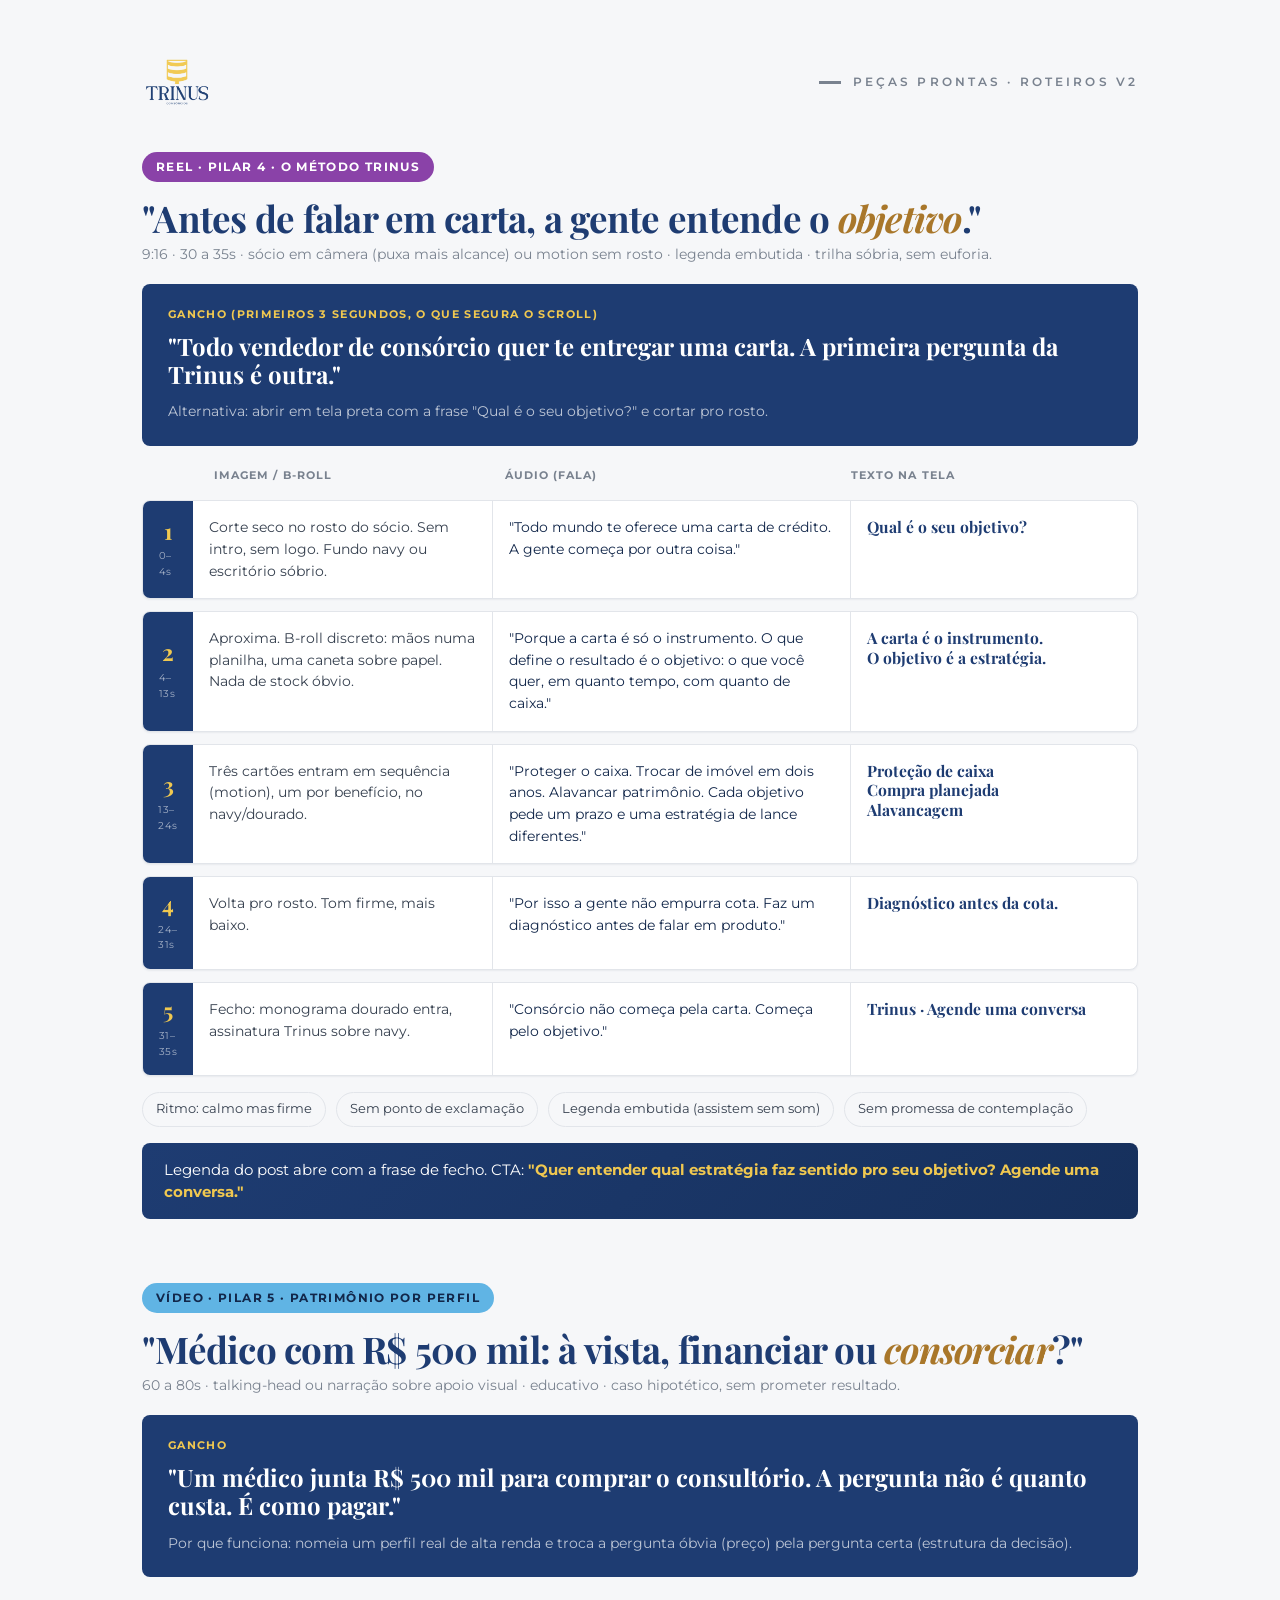
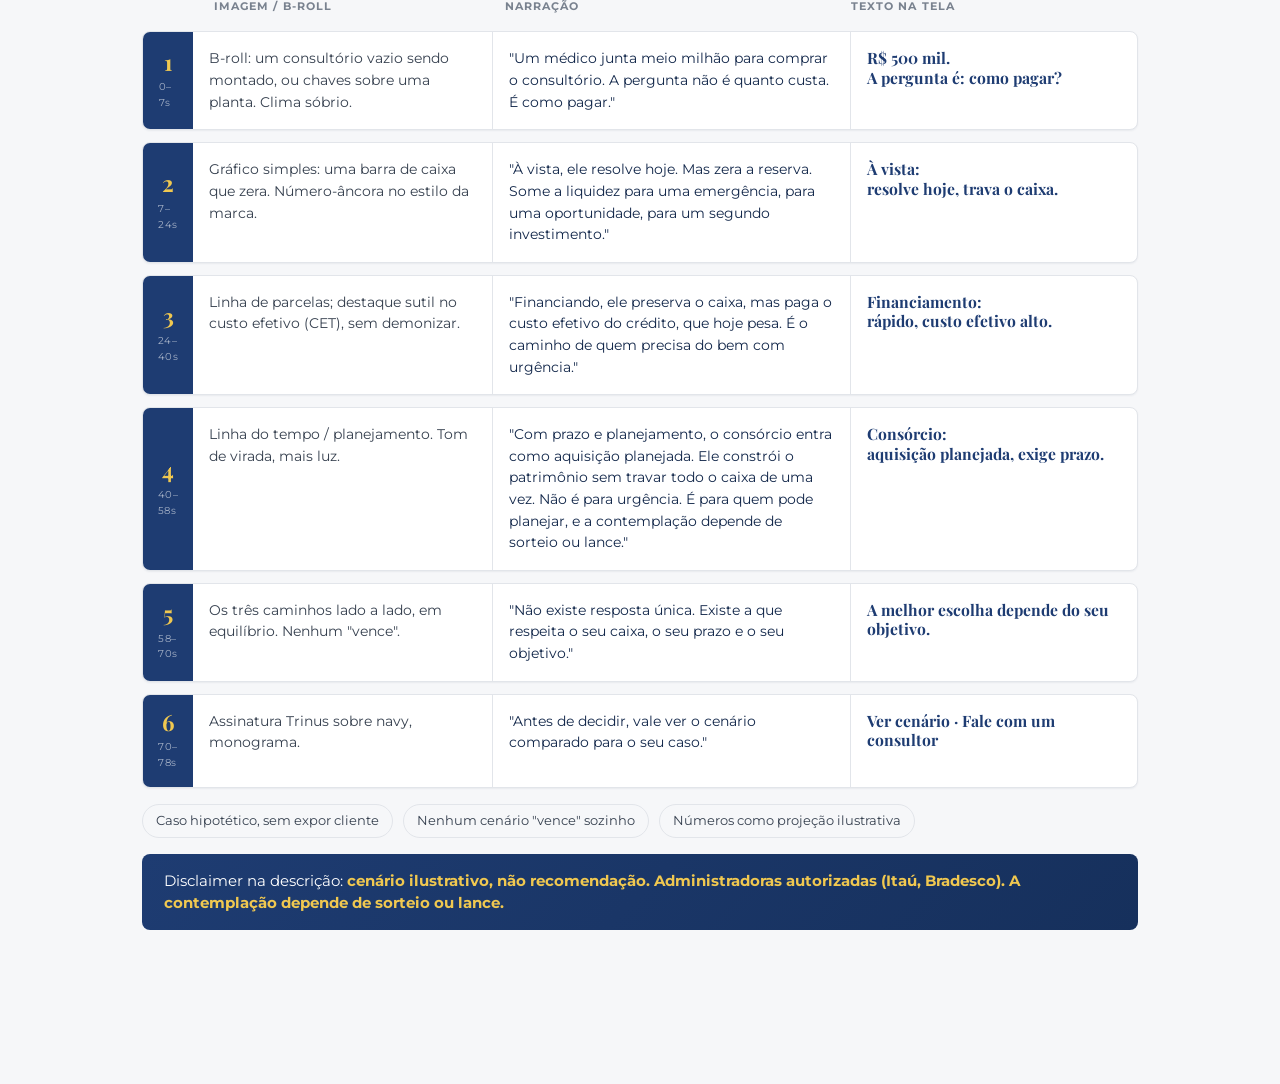
<file: marca/output/roteiros.html>
<!doctype html>
<html lang="pt-BR">
<head>
<meta charset="utf-8">
<meta name="viewport" content="width=device-width, initial-scale=1">
<title>Trinus — Roteiros (Reel + Vídeo)</title>
<link rel="stylesheet" href="../design-system/styles.css">
<style>
  body { background: var(--paper); }
  .wrap { max-width: 1060px; margin: 0 auto; padding: 56px 32px 90px; }
  .top { display:flex; align-items:center; justify-content:space-between; gap:24px; margin-bottom: 44px; }
  .top img { height: 52px; }
  .block { margin-bottom: 64px; }
  .kicker { display:inline-flex; align-items:center; gap:10px; font-family:var(--font-body); font-weight:700; font-size:.72rem; letter-spacing:.12em; text-transform:uppercase; color:#fff; padding:6px 14px; border-radius:999px; margin-bottom: 16px; }
  h2 { font-family: var(--font-display); font-weight:700; font-size: clamp(1.7rem,3.2vw,2.3rem); color: var(--trinus-navy); letter-spacing:-.02em; margin: 0 0 4px; line-height:1.1; }
  h2 em { font-style: italic; color: #A9772A; }
  .meta { font-family: var(--font-body); color: var(--gray); font-size: .9rem; margin-bottom: 18px; }
  .hookbox { background: var(--trinus-navy); border-radius: var(--r-md); padding: 22px 26px; margin-bottom: 22px; }
  .hookbox .l { font-family:var(--font-body); font-weight:700; font-size:.7rem; letter-spacing:.12em; text-transform:uppercase; color: var(--trinus-gold); margin-bottom: 8px; }
  .hookbox .h { font-family: var(--font-display); font-weight:700; font-size: 1.5rem; color:#fff; line-height:1.18; }
  .hookbox .alt { font-family: var(--font-body); font-size: .9rem; color: rgba(255,255,255,.7); margin-top: 12px; }
  .sgrid { display:grid; gap: 12px; }
  .shead, .scene { display:grid; grid-template-columns: 50px 1.05fr 1.25fr 1fr; }
  .shead { font-family: var(--font-body); font-weight:700; font-size:.66rem; letter-spacing:.1em; text-transform:uppercase; color: var(--gray); padding: 0 16px 4px; }
  .shead span { padding: 0 6px; }
  .scene { background: var(--white); border:1px solid var(--line); border-radius: var(--r-md); overflow:hidden; box-shadow: var(--shadow-sm); }
  .scene > div { padding: 16px; }
  .scene .n { display:flex; flex-direction:column; align-items:center; justify-content:center; gap:6px; background: var(--trinus-navy); }
  .scene .n b { font-family: var(--font-display); font-weight:700; font-size: 1.4rem; color: var(--trinus-gold); line-height:1; }
  .scene .n span { font-family: var(--font-body); font-size:.62rem; color: rgba(255,255,255,.6); letter-spacing:.05em; }
  .scene .img { border-right: 1px solid var(--line); }
  .scene .aud { border-right: 1px solid var(--line); }
  .scene p { font-family: var(--font-body); font-size: .9rem; line-height: 1.5; color: var(--graphite); margin: 0; }
  .scene .aud p { color: var(--trinus-navy-ink, #12274A); }
  .scene .scr { font-family: var(--font-display); font-weight:700; color: var(--trinus-navy); font-size: .98rem; line-height:1.25; }
  .notes { display:flex; flex-wrap:wrap; gap: 10px; margin-top: 16px; }
  .note { font-family: var(--font-body); font-size:.8rem; color: var(--graphite); background: var(--paper); border:1px solid var(--line); border-radius: 999px; padding: 6px 13px; }
  .cta-line { margin-top:16px; background: linear-gradient(135deg,var(--trinus-navy),var(--trinus-navy-deep)); color:#fff; border-radius: var(--r-md); padding: 16px 22px; font-family: var(--font-body); font-size: .92rem; line-height:1.5; }
  .cta-line b { color: var(--trinus-gold); }
  @media (max-width: 760px){ .shead { display:none; } .scene { grid-template-columns: 1fr; } .scene > div { border-right:0 !important; border-bottom:1px solid var(--line); } }
</style>
</head>
<body>
<div class="wrap">
  <div class="top">
    <img src="../design-system/assets/logos/trinus-lockup-color.png" alt="Trinus">
    <span class="trn-eyebrow trn-eyebrow--muted">Peças prontas · Roteiros v2</span>
  </div>

  <!-- REEL -->
  <div class="block">
    <span class="kicker" style="background:var(--trinus-purple)">Reel · Pilar 4 · O método Trinus</span>
    <h2>"Antes de falar em carta, a gente entende o <em>objetivo</em>."</h2>
    <div class="meta">9:16 · 30 a 35s · sócio em câmera (puxa mais alcance) ou motion sem rosto · legenda embutida · trilha sóbria, sem euforia.</div>

    <div class="hookbox">
      <div class="l">Gancho (primeiros 3 segundos, o que segura o scroll)</div>
      <div class="h">"Todo vendedor de consórcio quer te entregar uma carta. A primeira pergunta da Trinus é outra."</div>
      <div class="alt">Alternativa: abrir em tela preta com a frase "Qual é o seu objetivo?" e cortar pro rosto.</div>
    </div>

    <div class="sgrid">
      <div class="shead"><span></span><span>Imagem / B-roll</span><span>Áudio (fala)</span><span>Texto na tela</span></div>

      <div class="scene"><div class="n"><b>1</b><span>0–4s</span></div>
        <div class="img"><p>Corte seco no rosto do sócio. Sem intro, sem logo. Fundo navy ou escritório sóbrio.</p></div>
        <div class="aud"><p>"Todo mundo te oferece uma carta de crédito. A gente começa por outra coisa."</p></div>
        <div><p class="scr">Qual é o seu objetivo?</p></div>
      </div>

      <div class="scene"><div class="n"><b>2</b><span>4–13s</span></div>
        <div class="img"><p>Aproxima. B-roll discreto: mãos numa planilha, uma caneta sobre papel. Nada de stock óbvio.</p></div>
        <div class="aud"><p>"Porque a carta é só o instrumento. O que define o resultado é o objetivo: o que você quer, em quanto tempo, com quanto de caixa."</p></div>
        <div><p class="scr">A carta é o instrumento.<br>O objetivo é a estratégia.</p></div>
      </div>

      <div class="scene"><div class="n"><b>3</b><span>13–24s</span></div>
        <div class="img"><p>Três cartões entram em sequência (motion), um por benefício, no navy/dourado.</p></div>
        <div class="aud"><p>"Proteger o caixa. Trocar de imóvel em dois anos. Alavancar patrimônio. Cada objetivo pede um prazo e uma estratégia de lance diferentes."</p></div>
        <div><p class="scr">Proteção de caixa<br>Compra planejada<br>Alavancagem</p></div>
      </div>

      <div class="scene"><div class="n"><b>4</b><span>24–31s</span></div>
        <div class="img"><p>Volta pro rosto. Tom firme, mais baixo.</p></div>
        <div class="aud"><p>"Por isso a gente não empurra cota. Faz um diagnóstico antes de falar em produto."</p></div>
        <div><p class="scr">Diagnóstico antes da cota.</p></div>
      </div>

      <div class="scene"><div class="n"><b>5</b><span>31–35s</span></div>
        <div class="img"><p>Fecho: monograma dourado entra, assinatura Trinus sobre navy.</p></div>
        <div class="aud"><p>"Consórcio não começa pela carta. Começa pelo objetivo."</p></div>
        <div><p class="scr">Trinus · Agende uma conversa</p></div>
      </div>
    </div>

    <div class="notes"><span class="note">Ritmo: calmo mas firme</span><span class="note">Sem ponto de exclamação</span><span class="note">Legenda embutida (assistem sem som)</span><span class="note">Sem promessa de contemplação</span></div>
    <div class="cta-line">Legenda do post abre com a frase de fecho. CTA: <b>"Quer entender qual estratégia faz sentido pro seu objetivo? Agende uma conversa."</b></div>
  </div>

  <!-- VIDEO -->
  <div class="block">
    <span class="kicker" style="background:var(--trinus-sky);color:var(--trinus-navy-ink)">Vídeo · Pilar 5 · Patrimônio por perfil</span>
    <h2>"Médico com R$ 500 mil: à vista, financiar ou <em>consorciar</em>?"</h2>
    <div class="meta">60 a 80s · talking-head ou narração sobre apoio visual · educativo · caso hipotético, sem prometer resultado.</div>

    <div class="hookbox">
      <div class="l">Gancho</div>
      <div class="h">"Um médico junta R$ 500 mil para comprar o consultório. A pergunta não é quanto custa. É como pagar."</div>
      <div class="alt">Por que funciona: nomeia um perfil real de alta renda e troca a pergunta óbvia (preço) pela pergunta certa (estrutura da decisão).</div>
    </div>

    <div class="sgrid">
      <div class="shead"><span></span><span>Imagem / B-roll</span><span>Narração</span><span>Texto na tela</span></div>

      <div class="scene"><div class="n"><b>1</b><span>0–7s</span></div>
        <div class="img"><p>B-roll: um consultório vazio sendo montado, ou chaves sobre uma planta. Clima sóbrio.</p></div>
        <div class="aud"><p>"Um médico junta meio milhão para comprar o consultório. A pergunta não é quanto custa. É como pagar."</p></div>
        <div><p class="scr">R$ 500 mil.<br>A pergunta é: como pagar?</p></div>
      </div>

      <div class="scene"><div class="n"><b>2</b><span>7–24s</span></div>
        <div class="img"><p>Gráfico simples: uma barra de caixa que zera. Número-âncora no estilo da marca.</p></div>
        <div class="aud"><p>"À vista, ele resolve hoje. Mas zera a reserva. Some a liquidez para uma emergência, para uma oportunidade, para um segundo investimento."</p></div>
        <div><p class="scr">À vista:<br>resolve hoje, trava o caixa.</p></div>
      </div>

      <div class="scene"><div class="n"><b>3</b><span>24–40s</span></div>
        <div class="img"><p>Linha de parcelas; destaque sutil no custo efetivo (CET), sem demonizar.</p></div>
        <div class="aud"><p>"Financiando, ele preserva o caixa, mas paga o custo efetivo do crédito, que hoje pesa. É o caminho de quem precisa do bem com urgência."</p></div>
        <div><p class="scr">Financiamento:<br>rápido, custo efetivo alto.</p></div>
      </div>

      <div class="scene"><div class="n"><b>4</b><span>40–58s</span></div>
        <div class="img"><p>Linha do tempo / planejamento. Tom de virada, mais luz.</p></div>
        <div class="aud"><p>"Com prazo e planejamento, o consórcio entra como aquisição planejada. Ele constrói o patrimônio sem travar todo o caixa de uma vez. Não é para urgência. É para quem pode planejar, e a contemplação depende de sorteio ou lance."</p></div>
        <div><p class="scr">Consórcio:<br>aquisição planejada, exige prazo.</p></div>
      </div>

      <div class="scene"><div class="n"><b>5</b><span>58–70s</span></div>
        <div class="img"><p>Os três caminhos lado a lado, em equilíbrio. Nenhum "vence".</p></div>
        <div class="aud"><p>"Não existe resposta única. Existe a que respeita o seu caixa, o seu prazo e o seu objetivo."</p></div>
        <div><p class="scr">A melhor escolha depende do seu objetivo.</p></div>
      </div>

      <div class="scene"><div class="n"><b>6</b><span>70–78s</span></div>
        <div class="img"><p>Assinatura Trinus sobre navy, monograma.</p></div>
        <div class="aud"><p>"Antes de decidir, vale ver o cenário comparado para o seu caso."</p></div>
        <div><p class="scr">Ver cenário · Fale com um consultor</p></div>
      </div>
    </div>

    <div class="notes"><span class="note">Caso hipotético, sem expor cliente</span><span class="note">Nenhum cenário "vence" sozinho</span><span class="note">Números como projeção ilustrativa</span></div>
    <div class="cta-line">Disclaimer na descrição: <b>cenário ilustrativo, não recomendação. Administradoras autorizadas (Itaú, Bradesco). A contemplação depende de sorteio ou lance.</b></div>
  </div>
</div>
</body>
</html>
</file>
<file: marca/design-system/styles.css>
/* ============================================================
   TRINUS CONSÓRCIOS — Entrada do sistema de design
   Importe este arquivo para receber todos os tokens + elementos.
   Fontes: Montserrat (real) + Playfair Display (proxy de Fenora).
   ============================================================ */

@import url("https://fonts.googleapis.com/css2?family=Montserrat:ital,wght@0,400;0,500;0,600;0,700;1,400;1,500&family=Playfair+Display:ital,wght@0,400;0,600;0,700;1,400;1,600&display=swap");

@import url("tokens/colors.css");
@import url("tokens/typography.css");
@import url("tokens/spacing.css");
@import url("tokens/elements.css");

*, *::before, *::after { box-sizing: border-box; }
html { -webkit-text-size-adjust: 100%; }
body {
  margin: 0;
  background: var(--bg);
  color: var(--fg);
  font-family: var(--font-body);
  font-size: var(--fs-body);
  line-height: var(--lh-body);
  -webkit-font-smoothing: antialiased;
  text-rendering: optimizeLegibility;
}
</file>
<file: marca/design-system/base-carrossel/base.css>
/* ============================================================
   TRINUS — Base de carrossel (canvas 1080 x 1350)

   Toda peça de social linka ESTE arquivo. Nenhum HTML de peça
   redeclara cor, fonte ou medida de grade. Se um valor precisa
   mudar, muda aqui, e muda para todas as peças de uma vez.

   As cores vêm de ../tokens/colors.css. Não escreva hex numa peça.
   Ver marca/design-system/gramatica-carrossel.md.
   ============================================================ */

@import url("../tokens/colors.css");

/* — Fontes reais da marca ————————————————————————————
   Um só lugar para todas as peças: design-system/assets/fonts/.
   O builder scripts/build-standalone.mjs embute tudo em base64
   na hora de gerar o arquivo único para render.           */
@font-face { font-family: "Playfair Display"; src: url("../assets/fonts/PlayfairDisplay-Regular.ttf") format("truetype"); font-weight: 400; font-display: block; }
@font-face { font-family: "Playfair Display"; src: url("../assets/fonts/PlayfairDisplay-Bold.ttf")    format("truetype"); font-weight: 700; font-display: block; }
@font-face { font-family: "Montserrat";       src: url("../assets/fonts/Montserrat-Regular.ttf")      format("truetype"); font-weight: 400; font-display: block; }
@font-face { font-family: "Montserrat";       src: url("../assets/fonts/Montserrat-Medium.ttf")       format("truetype"); font-weight: 500; font-display: block; }
@font-face { font-family: "Montserrat";       src: url("../assets/fonts/Montserrat-SemiBold.ttf")     format("truetype"); font-weight: 600; font-display: block; }
@font-face { font-family: "Montserrat";       src: url("../assets/fonts/Montserrat-Bold.ttf")         format("truetype"); font-weight: 700; font-display: block; }

:root {
  /* — Canvas ————————————————————————————————————————— */
  --slide-w: 1080px;
  --slide-h: 1350px;
  --margem: 88px;          /* margem viva; nada cruza esta linha */
  --coluna-texto: 84%;     /* a foto corre por trás, à direita, sob o scrim */
  --preview: .34;          /* só afeta a visualização em tela */

  /* — Papel quente da peça aprovada —————————————————————
     PENDENTE DE CONFIRMAÇÃO contra a arte final. O token
     --paper de colors.css (#F6F7F9) é frio e não corresponde
     ao fundo do carrossel aprovado. Enquanto a amostragem
     não acontece, esta é a superfície clara vigente.      */
  --papel-quente: #F2EFE8;

  /* — Escala tipográfica de canvas ————————————————————
     Sobrescreve tokens/typography.css, que foi escrito
     para página web e subdimensiona headline em 1080.     */
  --fs-eyebrow:  22px;
  --fs-display:  96px;    /* faixa válida: 96 a 112 */
  --fs-sub:      36px;    /* faixa válida: 34 a 38  */
  --fs-ancora:   170px;   /* faixa válida: 150 a 190 */
  --fs-label:    19px;
  --fs-card:     28px;

  --regua-w: 140px;
  --regua-h: 3px;
  --filete-w: 56px;
  --lockup-w: 185px;
}

* { box-sizing: border-box; }

/* ============================================================
   SLIDE
   ============================================================ */
.slide {
  position: relative;
  width: var(--slide-w);
  height: var(--slide-h);
  overflow: hidden;
  font-family: "Montserrat", Arial, sans-serif;
}

.slide-claro { background: var(--papel-quente); color: var(--graphite); }
.slide-navy  { background: var(--trinus-navy-deep); color: var(--white); }

/* Coluna de texto. O resto do canvas pertence à fotografia. */
.col {
  position: relative;
  z-index: 2;
  display: flex;
  flex-direction: column;
  height: 100%;
  width: var(--coluna-texto);
  padding: var(--margem);
}

/* ============================================================
   FOTOGRAFIA
   Uma locação por carrossel. Todas as telas apontam para o
   MESMO src. O que muda de tela para tela é object-position.
   O tratamento é travado aqui e não se ajusta por peça.
   ============================================================ */
.photo {
  position: absolute;
  inset: 0;
  z-index: 0;
  width: 100%;
  height: 100%;
  object-fit: cover;
  object-position: center;          /* único parâmetro livre por tela */
  filter: saturate(.45) contrast(.82) brightness(1.14);
  opacity: .78;
}

/* Scrim que garante leitura do texto sobre a foto. */
.slide-claro .photo ~ .scrim {
  position: absolute; inset: 0; z-index: 1;
  background: linear-gradient(90deg, var(--papel-quente) 0 46%, rgba(242,239,232,.82) 68%, rgba(242,239,232,.35) 100%);
}
.slide-navy .photo { filter: saturate(.25) contrast(.9) brightness(.55); opacity: .5; }
.slide-navy .photo ~ .scrim {
  position: absolute; inset: 0; z-index: 1;
  background: linear-gradient(90deg, var(--trinus-navy-deep) 0 44%, rgba(22,48,92,.86) 66%, rgba(22,48,92,.45) 100%);
}

/* ============================================================
   ANATOMIA DA TELA (ordem fixa, ver gramatica-carrossel.md §6)
   ============================================================ */
.filete {
  width: var(--filete-w); height: var(--regua-h);
  margin: 0 0 20px; border: 0; border-radius: 999px;
  background: var(--trinus-gold);
}

.eyebrow {
  margin: 0 0 auto;
  font-size: var(--fs-eyebrow); font-weight: 600;
  letter-spacing: .26em; text-transform: uppercase; line-height: 1.2;
}
.slide-claro .eyebrow { color: var(--trinus-navy); }
.slide-navy  .eyebrow { color: var(--trinus-gold); }

.display {
  margin: 0;
  font-family: "Playfair Display", Georgia, serif;
  font-weight: 700; font-size: var(--fs-display);
  line-height: 1.02; letter-spacing: -.02em;
}
.slide-claro .display { color: var(--trinus-navy); }
.slide-navy  .display { color: var(--white); }
/* Uma palavra em itálico por headline. Sobre navy ela pode ser
   dourada; sobre claro ela mantém o navy, porque dourado sobre
   claro fica em ~1.4:1 e o design system proíbe. */
.display em { font-style: italic; }
.slide-navy .display em { color: var(--trinus-gold); }

.regua {
  width: var(--regua-w); height: var(--regua-h);
  margin: 44px 0 34px; border: 0; border-radius: 999px;
  background: var(--trinus-gold);
}

.sub { margin: 0; font-size: var(--fs-sub); line-height: 1.45; max-width: 30ch; }
.slide-claro .sub { color: var(--graphite); }
.slide-navy  .sub { color: rgba(255,255,255,.86); }
.sub strong { font-weight: 600; }
.slide-claro .sub strong { color: var(--trinus-navy); }
.slide-navy  .sub strong { color: var(--trinus-gold); }

/* Número-âncora: a tela que crava o dado concreto. */
.ancora {
  margin: 0;
  font-family: "Playfair Display", Georgia, serif;
  font-weight: 700; font-size: var(--fs-ancora);
  line-height: .96; letter-spacing: -.03em;
  color: var(--trinus-navy);
}
.slide-navy .ancora { color: var(--white); }

/* Cards: no máximo dois por tela, contorno de linha fina. */
.cards { display: grid; grid-template-columns: 1fr 1fr; gap: 28px; }
.card {
  padding: 34px 30px; border: 1px solid var(--trinus-gold); border-radius: 4px;
}
.card-label {
  margin: 0 0 16px; font-size: var(--fs-label); font-weight: 600;
  letter-spacing: .16em; text-transform: uppercase; color: var(--trinus-navy);
}
.card p { margin: 0; font-size: var(--fs-card); line-height: 1.5; }

/* Pílulas: lista curta sobre navy, contorno dourado. */
.pills { display: flex; flex-direction: column; gap: 22px; align-items: flex-start; }
.pill {
  display: inline-flex; align-items: center; gap: 24px;
  padding: 22px 40px; border: 1px solid var(--trinus-gold); border-radius: 999px;
  font-size: 30px; color: var(--white);
}
.pill span { color: var(--trinus-gold); font-size: 26px; }

/* Chips: rótulos de apoio em linha, sobre claro. */
.chips { display: flex; flex-wrap: wrap; gap: 16px; }
.chip {
  padding: 14px 26px; border: 1px solid var(--trinus-gold); border-radius: 999px;
  font-size: 24px; color: var(--trinus-navy);
}

/* Nota de rodapé com selo, contorno fino. */
.nota {
  display: flex; align-items: center; gap: 26px;
  padding: 30px 34px; border: 1px solid var(--trinus-gold); border-radius: 4px;
  font-size: 28px; line-height: 1.45; color: var(--graphite);
}
.nota img { width: 46px; height: auto; flex: none; }

/* CTA: contorno dourado, e só sobre navy. */
.cta {
  display: inline-flex; align-items: center; gap: 20px;
  padding: 26px 44px; border: 2px solid var(--trinus-gold); border-radius: 4px;
  font-size: 30px; font-weight: 600; letter-spacing: .04em;
  color: var(--trinus-gold);
}

/* Logo: canto inferior esquerdo, mesma escala em todas as telas. */
.lockup { display: block; width: var(--lockup-w); height: auto; margin-top: auto; }

.rodape-livre { margin-top: auto; }

/* ============================================================
   VISUALIZAÇÃO E EXPORTAÇÃO
   ============================================================ */
.deck { display: grid; grid-template-columns: repeat(3, calc(var(--slide-w) * var(--preview))); gap: 30px 28px; }
.moldura {
  width: calc(var(--slide-w) * var(--preview));
  height: calc(var(--slide-h) * var(--preview));
  overflow: hidden; border-radius: 14px; box-shadow: 0 20px 50px rgba(18,39,74,.16);
}
.moldura > .slide { transform: scale(var(--preview)); transform-origin: top left; }

@media print {
  @page { size: 1080px 1350px; margin: 0; }
  .nao-imprime { display: none !important; }
  .deck { display: block; }
  .moldura { width: var(--slide-w); height: var(--slide-h); border-radius: 0; box-shadow: none; overflow: visible; break-after: page; }
  .moldura > .slide { transform: none; }
}
</file>
